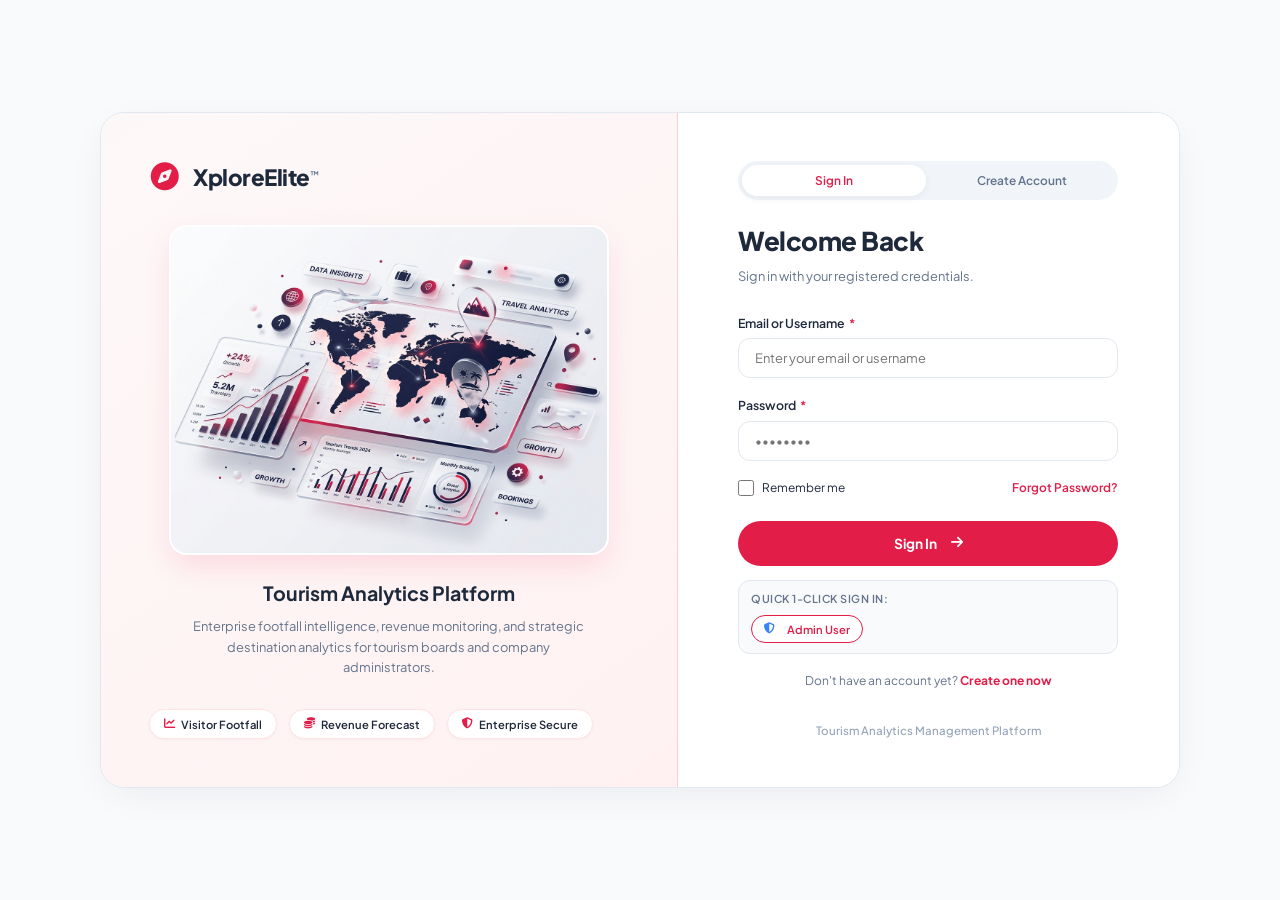
<file: index.html>
<!DOCTYPE html>
<html lang="en">
<head>
  <meta charset="UTF-8">
  <meta name="viewport" content="width=device-width, initial-scale=1.0">
  <meta http-equiv="refresh" content="0; url=templates/login.html">
  <title>XploreElite - Tourism Footfall & Revenue Analytics</title>
  <script>
    // Redirect to dashboard if authenticated session exists, otherwise to login
    if (sessionStorage.getItem('auth_token')) {
      window.location.href = "templates/dashboard.html";
    } else {
      window.location.href = "templates/login.html";
    }
  </script>
</head>
<body style="font-family: sans-serif; display: flex; align-items: center; justify-content: center; height: 100vh; margin: 0; background-color: #f8fafc;">
  <p>Redirecting to <a href="templates/login.html">XploreElite Tourism Analytics</a>...</p>
</body>
</html>
</file>
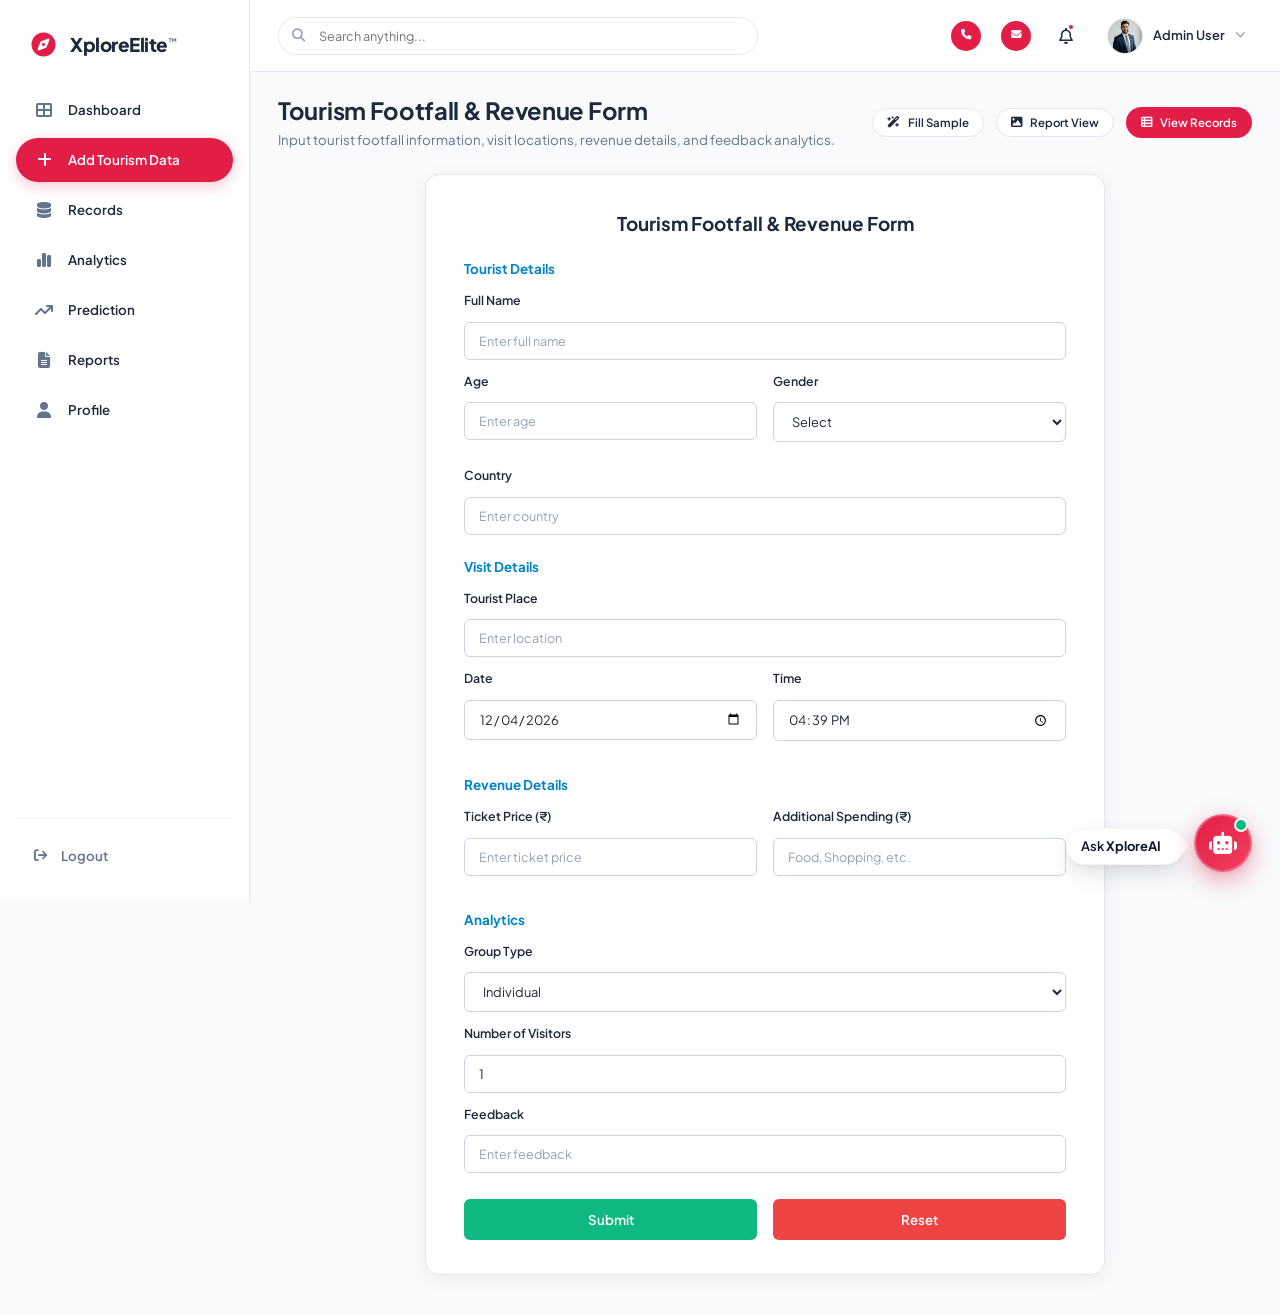
<file: templates/add-data.html>
<!DOCTYPE html>
<html lang="en">
<head>
  <link rel="icon" type="image/x-icon" href="../static/images/favicon.ico">
  <meta charset="UTF-8">
  <meta name="viewport" content="width=device-width, initial-scale=1.0">
  <title>Tourism Footfall & Revenue Form | XploreElite</title>
  <meta name="description" content="Tourism Footfall and Revenue input form for tourist records, visit analytics, and revenue management.">
  
  <!-- Font Awesome Icons -->
  <link rel="stylesheet" href="https://cdnjs.cloudflare.com/ajax/libs/font-awesome/6.4.0/css/all.min.css">
  
  <!-- Core & Page Styles -->
  <link rel="stylesheet" href="../static/css/style.css">
  <link rel="stylesheet" href="../static/css/forms.css">
  <link rel="stylesheet" href="../static/css/chatbot.css">
</head>
<body>

  <div class="app-container">
    <!-- Left Navigation Sidebar -->
    <aside class="sidebar">
      <a href="dashboard.html" class="sidebar-brand">
        <div class="brand-icon">
          <i class="fa-solid fa-compass"></i>
        </div>
        <div class="brand-name">XploreElite<sup>™</sup></div>
      </a>

      <nav class="sidebar-nav">
        <a href="dashboard.html" class="nav-item">
          <i class="fa-solid fa-table-cells-large"></i>
          <span>Dashboard</span>
        </a>
        <a href="add-data.html" class="nav-item active">
          <i class="fa-solid fa-plus"></i>
          <span>Add Tourism Data</span>
        </a>
        <a href="records.html" class="nav-item">
          <i class="fa-solid fa-database"></i>
          <span>Records</span>
        </a>
        <a href="analytics.html" class="nav-item">
          <i class="fa-solid fa-chart-simple"></i>
          <span>Analytics</span>
        </a>
        <a href="prediction.html" class="nav-item">
          <i class="fa-solid fa-arrow-trend-up"></i>
          <span>Prediction</span>
        </a>
        <a href="reports.html" class="nav-item">
          <i class="fa-solid fa-file-lines"></i>
          <span>Reports</span>
        </a>
        <a href="profile.html" class="nav-item">
          <i class="fa-solid fa-user"></i>
          <span>Profile</span>
        </a>
      </nav>

      <div class="sidebar-footer">
        <button class="nav-logout logout-trigger">
          <i class="fa-solid fa-arrow-right-from-bracket"></i>
          <span>Logout</span>
        </button>
      </div>
    </aside>

    <!-- Main Content Area -->
    <div class="main-wrapper">
      <!-- Top Navigation Header -->
      <header class="top-header">
        <div class="header-left">
          <button class="mobile-toggle" aria-label="Toggle Navigation">
            <i class="fa-solid fa-bars"></i>
          </button>
          <div class="search-box">
            <i class="fa-solid fa-magnifying-glass"></i>
            <input type="text" id="globalSearch" placeholder="Search anything..." autocomplete="off">
          </div>
        </div>

        <div class="header-right">
          <a href="tel:+919876543210" class="header-pill">
            <div class="header-pill-icon">
              <i class="fa-solid fa-phone"></i>
            </div>
            <span>+91 98765 43210</span>
          </a>

          <a href="mailto:info@xploreelite.com" class="header-pill">
            <div class="header-pill-icon">
              <i class="fa-solid fa-envelope"></i>
            </div>
            <span>info@xploreelite.com</span>
          </a>

          <button class="notification-btn" aria-label="Notifications" onclick="showToast('Notification center active.', 'info')">
            <i class="fa-regular fa-bell"></i>
            <span class="notification-badge"></span>
          </button>

          <div class="user-profile-menu">
            <img src="../static/images/admin.jpg" alt="Admin Avatar" class="user-avatar" onerror="this.src='https://images.unsplash.com/photo-1534528741775-53994a69daeb?auto=format&fit=crop&w=100&q=80'">
            <span class="user-name">Admin</span>
            <i class="fa-solid fa-chevron-down"></i>

            <div class="user-dropdown">
              <a href="profile.html"><i class="fa-regular fa-user"></i> Account Profile</a>
              <a href="reports.html"><i class="fa-regular fa-file-lines"></i> Export Reports</a>
              <hr style="border: none; border-top: 1px solid var(--border-subtle); margin: 4px 0;">
              <button class="logout-trigger"><i class="fa-solid fa-arrow-right-from-bracket"></i> Sign Out</button>
            </div>
          </div>
        </div>
      </header>

      <!-- Page Main Content Body -->
      <main class="page-container">
        <!-- Page Header -->
        <div class="page-header">
          <div class="page-title-group">
            <h1>Tourism Footfall & Revenue Form</h1>
            <p>Input tourist footfall information, visit locations, revenue details, and feedback analytics.</p>
          </div>

          <div class="page-actions">
            <button type="button" class="btn btn-secondary btn-sm" id="fillDemoBtn" title="Fill Sample Record">
              <i class="fa-solid fa-wand-magic-sparkles"></i>
              <span>Fill Sample</span>
            </button>
            <button type="button" class="btn btn-secondary btn-sm" id="toggleCanvasBtn" title="Toggle Report Canvas Style">
              <i class="fa-solid fa-image"></i>
              <span>Report View</span>
            </button>
            <a href="records.html" class="btn btn-primary btn-sm">
              <i class="fa-solid fa-table-list"></i>
              <span>View Records</span>
            </a>
          </div>
        </div>

        <!-- Form Wrapper Container -->
        <div class="fig-form-wrapper" id="formWrapperContainer">
          <!-- Card matching Fig. 2 Input Design -->
          <div class="fig-form-card" id="figFormCard">
            <!-- Form Title -->
            <h2 class="fig-form-title">Tourism Footfall & Revenue Form</h2>

            <form id="touristInputForm" novalidate autocomplete="off">
              <!-- SECTION 1: Tourist Details -->
              <div class="fig-section-title">
                <span>Tourist Details</span>
              </div>

              <!-- Full Name -->
              <div class="form-group">
                <label for="fullName" class="form-label">Full Name</label>
                <input type="text" id="fullName" class="form-control" placeholder="Enter full name" required>
                <div class="invalid-feedback" id="fullNameError">Please enter the tourist's full name.</div>
              </div>

              <!-- Age & Gender (2 columns) -->
              <div class="form-grid-2">
                <div class="form-group">
                  <label for="age" class="form-label">Age</label>
                  <input type="number" id="age" class="form-control" placeholder="Enter age" min="1" max="120" required>
                  <div class="invalid-feedback" id="ageError">Please enter a valid age.</div>
                </div>

                <div class="form-group">
                  <label for="gender" class="form-label">Gender</label>
                  <select id="gender" class="form-select" required>
                    <option value="">Select</option>
                    <option value="Male">Male</option>
                    <option value="Female">Female</option>
                    <option value="Other">Other</option>
                  </select>
                  <div class="invalid-feedback" id="genderError">Please select gender.</div>
                </div>
              </div>

              <!-- Country -->
              <div class="form-group">
                <label for="country" class="form-label">Country</label>
                <input type="text" id="country" class="form-control" placeholder="Enter country" required>
                <div class="invalid-feedback" id="countryError">Please enter tourist country.</div>
              </div>

              <!-- SECTION 2: Visit Details -->
              <div class="fig-section-title">
                <span>Visit Details</span>
              </div>

              <!-- Tourist Place -->
              <div class="form-group">
                <label for="touristPlace" class="form-label">Tourist Place</label>
                <input type="text" id="touristPlace" class="form-control" placeholder="Enter location" required>
                <div class="invalid-feedback" id="touristPlaceError">Please enter tourist destination/place.</div>
              </div>

              <!-- Date & Time (2 columns) -->
              <div class="form-grid-2">
                <div class="form-group">
                  <label for="visitDate" class="form-label">Date</label>
                  <input type="date" id="visitDate" class="form-control" required>
                  <div class="invalid-feedback" id="visitDateError">Please select visit date.</div>
                </div>

                <div class="form-group">
                  <label for="visitTime" class="form-label">Time</label>
                  <input type="time" id="visitTime" class="form-control" required>
                  <div class="invalid-feedback" id="visitTimeError">Please select visit time.</div>
                </div>
              </div>

              <!-- SECTION 3: Revenue Details -->
              <div class="fig-section-title">
                <span>Revenue Details</span>
              </div>

              <!-- Ticket Price & Additional Spending (2 columns) -->
              <div class="form-grid-2">
                <div class="form-group">
                  <label for="ticketPrice" class="form-label">Ticket Price (₹)</label>
                  <input type="number" id="ticketPrice" class="form-control" placeholder="Enter ticket price" min="0" step="any" required>
                  <div class="invalid-feedback" id="ticketPriceError">Please enter ticket price (₹).</div>
                </div>

                <div class="form-group">
                  <label for="additionalSpending" class="form-label">Additional Spending (₹)</label>
                  <input type="number" id="additionalSpending" class="form-control" placeholder="Food, Shopping, etc." min="0" step="any">
                </div>
              </div>
              <!-- SECTION 4: Analytics -->
              <div class="fig-section-title">
                <span>Analytics</span>
              </div>

              <!-- Group Type -->
              <div class="form-group">
                <label for="groupType" class="form-label">Group Type</label>
                <select id="groupType" class="form-select">
                  <option value="Individual" selected>Individual</option>
                  <option value="Family">Family</option>
                  <option value="Friends">Friends</option>
                  <option value="Group">Group</option>
                  <option value="Corporate">Corporate</option>
                </select>
              </div>

              <!-- Number of Visitors -->
              <div class="form-group">
                <label for="numberOfVisitors" class="form-label">Number of Visitors</label>
                <input type="number" id="numberOfVisitors" class="form-control" placeholder="Enter number of visitors" min="1" value="1" required>
                <div class="invalid-feedback" id="visitorsError">Please enter number of visitors (minimum 1).</div>
              </div>

              <!-- Feedback -->
              <div class="form-group">
                <label for="feedback" class="form-label">Feedback</label>
                <input type="text" id="feedback" class="form-control" placeholder="Enter feedback">
              </div>

              <!-- Buttons: Submit (Green) & Reset (Red) -->
              <div class="fig-btn-group">
                <button type="submit" class="btn-submit-green" id="submitFormBtn">
                  <span>Submit</span>
                </button>
                <button type="reset" class="btn-reset-red" id="resetFormBtn">
                  <span>Reset</span>
                </button>
              </div>
            </form>
          </div>

          <!-- Optional Report Caption (visible in Report View mode) -->
          <div class="fig-caption" id="figCaption" style="display: none;">
            Fig. 2. Input design
          </div>
        </div>
      </main>
    </div>
  </div>

  <!-- Shared App Store & Form Script -->
  <script src="../static/js/data.js"></script>
  <script>
    document.addEventListener('DOMContentLoaded', () => {
      const form = document.getElementById('touristInputForm');
      const fullNameInput = document.getElementById('fullName');
      const ageInput = document.getElementById('age');
      const genderSelect = document.getElementById('gender');
      const countryInput = document.getElementById('country');
      const touristPlaceInput = document.getElementById('touristPlace');
      const visitDateInput = document.getElementById('visitDate');
      const visitTimeInput = document.getElementById('visitTime');
      const ticketPriceInput = document.getElementById('ticketPrice');
      const additionalSpendingInput = document.getElementById('additionalSpending');
      const groupTypeSelect = document.getElementById('groupType');
      const numberOfVisitorsInput = document.getElementById('numberOfVisitors');
      const feedbackInput = document.getElementById('feedback');
      const submitBtn = document.getElementById('submitFormBtn');
      const resetBtn = document.getElementById('resetFormBtn');
      const fillDemoBtn = document.getElementById('fillDemoBtn');
      const toggleCanvasBtn = document.getElementById('toggleCanvasBtn');
      const wrapperContainer = document.getElementById('formWrapperContainer');
      const figCaption = document.getElementById('figCaption');

      // Set default Date to today and default Time to current time
      const initDateTimeDefaults = () => {
        const now = new Date();
        const yyyy = now.getFullYear();
        const mm = String(now.getMonth() + 1).padStart(2, '0');
        const dd = String(now.getDate()).padStart(2, '0');
        if (!visitDateInput.value) {
          visitDateInput.value = `${yyyy}-${mm}-${dd}`;
        }
        const hours = String(now.getHours()).padStart(2, '0');
        const minutes = String(now.getMinutes()).padStart(2, '0');
        if (!visitTimeInput.value) {
          visitTimeInput.value = `${hours}:${minutes}`;
        }
      };
      initDateTimeDefaults();

      // Reset button handler
      resetBtn.addEventListener('click', (e) => {
        // Allow standard reset, then restore clean state
        setTimeout(() => {
          form.querySelectorAll('.is-invalid').forEach(el => el.classList.remove('is-invalid'));
          initDateTimeDefaults();
          groupTypeSelect.value = 'Individual';
          numberOfVisitorsInput.value = '1';
          showToast('Form fields cleared.', 'info');
        }, 50);
      });

      // Fill Demo Sample Data handler
      fillDemoBtn.addEventListener('click', () => {
        fullNameInput.value = 'Kanishka Sharma';
        ageInput.value = '26';
        genderSelect.value = 'Female';
        countryInput.value = 'India';
        touristPlaceInput.value = 'Manali Solang Valley';
        visitDateInput.value = new Date().toISOString().split('T')[0];
        visitTimeInput.value = '10:30';
        ticketPriceInput.value = '500';
        additionalSpendingInput.value = '1450';
        groupTypeSelect.value = 'Friends';
        numberOfVisitorsInput.value = '3';
        feedbackInput.value = 'Breathtaking snowfall and pristine views!';

        form.querySelectorAll('.is-invalid').forEach(el => el.classList.remove('is-invalid'));
        showToast('Sample tourist details loaded.', 'success');
      });

      // Toggle Report Canvas Mode (Matches Fig. 2 background)
      let canvasMode = false;
      toggleCanvasBtn.addEventListener('click', () => {
        canvasMode = !canvasMode;
        if (canvasMode) {
          wrapperContainer.classList.add('report-canvas-wrapper');
          figCaption.style.display = 'block';
          toggleCanvasBtn.innerHTML = '<i class="fa-solid fa-compress"></i> <span>Normal View</span>';
          showToast('Switched to Report Canvas view (Fig. 2 representation).', 'info');
        } else {
          wrapperContainer.classList.remove('report-canvas-wrapper');
          figCaption.style.display = 'none';
          toggleCanvasBtn.innerHTML = '<i class="fa-solid fa-image"></i> <span>Report View</span>';
        }
      });

      // Form Submission
      form.addEventListener('submit', async (e) => {
        e.preventDefault();
        let isValid = true;

        // Reset inline validation classes
        form.querySelectorAll('.is-invalid').forEach(el => el.classList.remove('is-invalid'));

        // Validate Full Name
        if (!fullNameInput.value.trim()) {
          fullNameInput.classList.add('is-invalid');
          isValid = false;
        }

        // Validate Age
        const ageVal = parseInt(ageInput.value, 10);
        if (isNaN(ageVal) || ageVal <= 0 || ageVal > 120) {
          ageInput.classList.add('is-invalid');
          isValid = false;
        }

        // Validate Gender
        if (!genderSelect.value) {
          genderSelect.classList.add('is-invalid');
          isValid = false;
        }

        // Validate Country
        if (!countryInput.value.trim()) {
          countryInput.classList.add('is-invalid');
          isValid = false;
        }

        // Validate Tourist Place
        if (!touristPlaceInput.value.trim()) {
          touristPlaceInput.classList.add('is-invalid');
          isValid = false;
        }

        // Validate Visit Date
        if (!visitDateInput.value) {
          visitDateInput.classList.add('is-invalid');
          isValid = false;
        }

        // Validate Visit Time
        if (!visitTimeInput.value) {
          visitTimeInput.classList.add('is-invalid');
          isValid = false;
        }

        // Validate Ticket Price
        const ticketPriceVal = parseFloat(ticketPriceInput.value);
        if (isNaN(ticketPriceVal) || ticketPriceVal < 0) {
          ticketPriceInput.classList.add('is-invalid');
          isValid = false;
        }

        // Additional Spending (defaults to 0 if empty)
        const addSpendVal = parseFloat(additionalSpendingInput.value) || 0;

        // Validate Number of Visitors
        const visitorsVal = parseInt(numberOfVisitorsInput.value, 10);
        if (isNaN(visitorsVal) || visitorsVal < 1) {
          numberOfVisitorsInput.classList.add('is-invalid');
          isValid = false;
        }

        if (!isValid) {
          showToast('Please fill all required fields properly.', 'danger');
          return;
        }

        // Calculate total revenue
        const calculatedTotalRevenue = (ticketPriceVal * visitorsVal) + addSpendVal;

        // Construct tourist entry payload
        const entryPayload = {
          fullName: fullNameInput.value.trim(),
          age: ageVal,
          gender: genderSelect.value,
          country: countryInput.value.trim(),
          touristPlace: touristPlaceInput.value.trim(),
          location: touristPlaceInput.value.trim(),
          visitDate: visitDateInput.value,
          date: visitDateInput.value,
          visitTime: visitTimeInput.value,
          time: visitTimeInput.value,
          ticketPrice: ticketPriceVal,
          additionalSpending: addSpendVal,
          groupType: groupTypeSelect.value,
          numberOfVisitors: visitorsVal,
          visitorCount: visitorsVal,
          visitors: visitorsVal,
          feedback: feedbackInput.value.trim(),
          revenue: calculatedTotalRevenue,
          totalRevenue: calculatedTotalRevenue
        };

        // UI Saving State
        submitBtn.disabled = true;
        submitBtn.innerHTML = '<i class="fa-solid fa-spinner fa-spin"></i> <span>Submitting...</span>';

        try {
          if (typeof TourismAPI !== 'undefined' && TourismAPI.saveTouristEntry) {
            await TourismAPI.saveTouristEntry(entryPayload);
          } else {
            // LocalStorage fallback
            const entries = JSON.parse(localStorage.getItem('tourist_entries') || '[]');
            entries.unshift({ id: Date.now(), ...entryPayload });
            localStorage.setItem('tourist_entries', JSON.stringify(entries));
          }

          showToast('Tourist footfall and revenue data submitted successfully!', 'success');

          // Reset form to defaults
          form.reset();
          initDateTimeDefaults();
          groupTypeSelect.value = 'Individual';
          numberOfVisitorsInput.value = '1';

          submitBtn.disabled = false;
          submitBtn.innerHTML = '<span>Submit</span>';

          // Optional delayed redirect or alert
          setTimeout(() => {
            if (confirm('Entry submitted! Would you like to view the updated Tourism Records table now?')) {
              window.location.href = 'records.html';
            }
          }, 600);

        } catch (error) {
          submitBtn.disabled = false;
          submitBtn.innerHTML = '<span>Submit</span>';
          showToast('Submission error: ' + error.message, 'danger');
        }
      });
    });
  </script>
  <script src="../static/js/chatbot.js"></script>
</body>
</html>
</file>
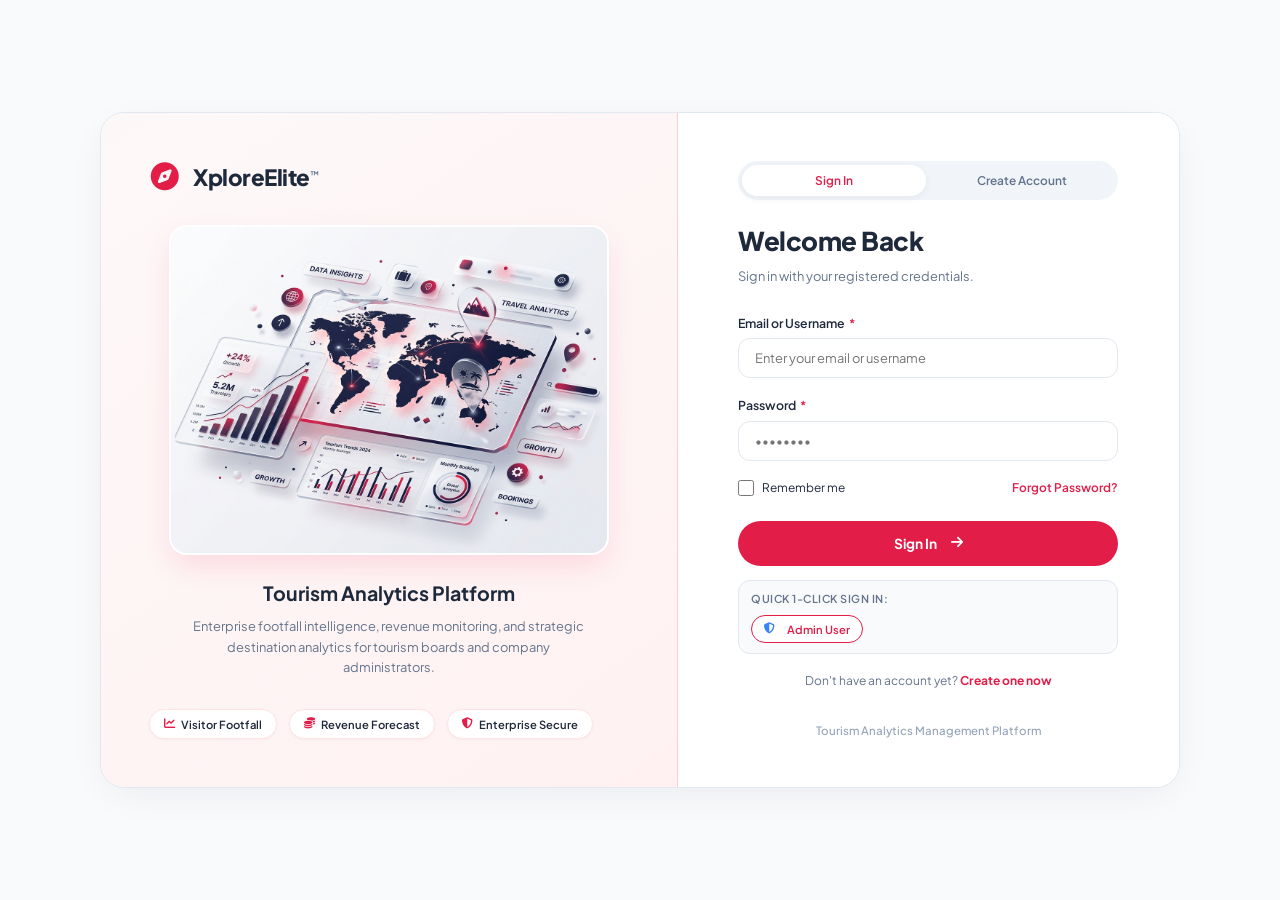
<file: templates/login.html>
<!DOCTYPE html>
<html lang="en">
<head>
  <link rel="icon" type="image/x-icon" href="../static/images/favicon.ico">
  <meta charset="UTF-8">
  <meta name="viewport" content="width=device-width, initial-scale=1.0">
  <title>Login | XploreElite - Tourism Analytics Platform</title>
  <meta name="description" content="Company/Admin Tourism Footfall and Revenue Analytics Platform. Sign in to manage tourism records, trends, and projections.">
  
  <!-- Font Awesome Icons -->
  <link rel="stylesheet" href="https://cdnjs.cloudflare.com/ajax/libs/font-awesome/6.4.0/css/all.min.css">
  
  <!-- Core Styles -->
  <link rel="stylesheet" href="../static/css/style.css">
  <link rel="stylesheet" href="../static/css/login.css">
</head>
<body class="login-page-body">

  <div class="login-container">
    <!-- Left Hero & Branding Section -->
    <div class="login-left">
      <div class="login-brand">
        <div class="brand-icon">
          <i class="fa-solid fa-compass"></i>
        </div>
        <div class="brand-name">XploreElite<sup>™</sup></div>
      </div>

      <div class="login-hero-content">
        <div class="login-hero-img-wrap">
          <img src="../static/images/login-hero.jpg" alt="Tourism Analytics Data" class="login-hero-img" id="loginHeroImg">
        </div>
        <h2>Tourism Analytics Platform</h2>
        <p>Enterprise footfall intelligence, revenue monitoring, and strategic destination analytics for tourism boards and company administrators.</p>
      </div>

      <div class="login-features">
        <div class="feature-pill"><i class="fa-solid fa-chart-line"></i> Visitor Footfall</div>
        <div class="feature-pill"><i class="fa-solid fa-coins"></i> Revenue Forecast</div>
        <div class="feature-pill"><i class="fa-solid fa-shield-halved"></i> Enterprise Secure</div>
      </div>
    </div>

    <!-- Right Login Form Card -->
    <div class="login-right">
      <div class="login-card-inner">
        <!-- Mobile Brand Header (Visible on tablets & phones when left hero is hidden) -->
        <div class="mobile-brand-header">
          <div class="brand-icon"><i class="fa-solid fa-compass"></i></div>
          <div class="brand-name">XploreElite<sup>™</sup></div>
        </div>

        <!-- Auth Tabs Switcher -->
        <div class="auth-tabs" role="tablist">
          <button type="button" class="auth-tab-btn active" id="tabSignIn">Sign In</button>
          <button type="button" class="auth-tab-btn" id="tabSignUp">Create Account</button>
        </div>

        <!-- Alert Notification Box -->
        <div id="loginAlert" class="badge" style="display: none; margin-bottom: 16px; padding: 10px 14px; width: 100%; text-align: left; font-size: 0.85rem; line-height: 1.4;">
        </div>

        <!-- Sign In Form Container -->
        <div id="signInContainer">
          <div class="login-header">
            <h1 id="authTitle">Welcome Back</h1>
            <p id="authSubtitle">Sign in with your registered credentials.</p>
          </div>

          <form id="loginForm" class="login-form" novalidate>
            <div class="form-group">
              <label for="email" class="form-label">Email or Username <span class="required">*</span></label>
              <input type="text" id="email" class="form-control" placeholder="Enter your email or username" required autocomplete="username">
              <div class="invalid-feedback">Please enter your registered email or username.</div>
            </div>

            <div class="form-group">
              <label for="password" class="form-label">Password <span class="required">*</span></label>
              <input type="password" id="password" class="form-control" placeholder="••••••••" required autocomplete="current-password">
              <div class="invalid-feedback">Please enter your account password.</div>
            </div>

            <div class="login-options">
              <label class="remember-label">
                <input type="checkbox" id="rememberMe">
                <span>Remember me</span>
              </label>
              <a href="#" class="forgot-link" id="linkForgotPassword">Forgot Password?</a>
            </div>

            <button type="submit" class="btn btn-primary btn-login-submit" id="loginBtn">
              <span>Sign In</span>
              <i class="fa-solid fa-arrow-right" style="margin-left: 6px;"></i>
            </button>

            <!-- Quick One-Click Sign In Options -->
            <div class="quick-login-pills" style="margin-top: 14px; padding: 10px 12px; background: #f8fafc; border-radius: 12px; border: 1px solid var(--border-light); display: flex; flex-direction: column; gap: 8px;">
              <span style="font-size: 0.78rem; font-weight: 600; color: var(--text-muted); text-transform: uppercase; letter-spacing: 0.5px;">Quick 1-Click Sign In:</span>
              <div style="display: flex; gap: 8px; flex-wrap: wrap;">
                <button type="button" class="btn btn-outline btn-xs" id="quickLoginAdmin" style="font-size: 0.8rem; padding: 6px 12px; border-radius: 20px; background: #fff;">
                  <i class="fa-solid fa-shield-halved" style="color: #3b82f6; margin-right: 4px;"></i> Admin User
                </button>
              </div>
            </div>

            <div class="auth-switch-prompt">
              Don't have an account yet? <a class="auth-switch-link" id="linkToRegister">Create one now</a>
            </div>
          </form>

          <!-- Inline Password Reset Box -->
          <div id="resetPasswordContainer" style="display: none; margin-top: 18px; padding: 16px; background: #eff6ff; border: 1px solid #bfdbfe; border-radius: 14px;">
            <div style="font-weight: 700; color: #1e3a8a; margin-bottom: 6px; font-size: 0.95rem;">
              <i class="fa-solid fa-key" style="margin-right: 6px;"></i> Reset Account Password
            </div>
            <p style="font-size: 0.82rem; color: #1e40af; margin-bottom: 12px;">Enter your registered email and your new password.</p>
            <div class="form-group" style="margin-bottom: 10px;">
              <input type="text" id="resetEmail" class="form-control" placeholder="Your registered email or username" style="background: #fff; font-size: 0.88rem;">
            </div>
            <div class="form-group" style="margin-bottom: 12px;">
              <input type="password" id="resetNewPassword" class="form-control" placeholder="New password (min 6 characters)" style="background: #fff; font-size: 0.88rem;">
            </div>
            <div style="display: flex; gap: 8px;">
              <button type="button" class="btn btn-primary btn-sm" id="btnSubmitReset">Update & Sign In</button>
              <button type="button" class="btn btn-outline btn-sm" id="btnCancelReset">Cancel</button>
            </div>
          </div>
        </div>

        <!-- Register Form Container -->
        <div id="registerContainer" style="display: none;">
          <div class="login-header">
            <h1>Create Account</h1>
            <p>Register as a new administrator in the database.</p>
          </div>

          <form id="registerForm" class="login-form" novalidate>
            <div class="form-group">
              <label for="regFullName" class="form-label">Full Name <span class="required">*</span></label>
              <input type="text" id="regFullName" class="form-control" placeholder="e.g. Alexander Pierce" required>
              <div class="invalid-feedback">Please enter your full name.</div>
            </div>

            <div class="form-group">
              <label for="regEmail" class="form-label">Email Address <span class="required">*</span></label>
              <input type="email" id="regEmail" class="form-control" placeholder="e.g. user@xploreelite.com" required>
              <div class="invalid-feedback">Please enter a valid email address.</div>
            </div>

            <div class="form-group">
              <label for="regPhone" class="form-label">Phone Number (Optional)</label>
              <input type="tel" id="regPhone" class="form-control" placeholder="+91 98765 43210">
            </div>

            <div class="form-group">
              <label for="regPassword" class="form-label">Password <span class="required">*</span></label>
              <input type="password" id="regPassword" class="form-control" placeholder="Min. 6 characters" minlength="6" required autocomplete="new-password">
              <div class="invalid-feedback">Password must be at least 6 characters.</div>
            </div>

            <button type="submit" class="btn btn-primary btn-login-submit" id="registerBtn">
              <span>Create Account</span>
              <i class="fa-solid fa-user-plus" style="margin-left: 6px;"></i>
            </button>

            <div class="auth-switch-prompt">
              Already have an account? <a class="auth-switch-link" id="linkToLogin">Sign In</a>
            </div>
          </form>
        </div>

        <div class="login-footer-tag">
          Tourism Analytics Management Platform
        </div>
      </div>
    </div>
  </div>

  <!-- Shared App JS -->
  <script src="../static/js/data.js"></script>
  <script src="../static/js/login.js"></script>
</body>
</html>
</file>
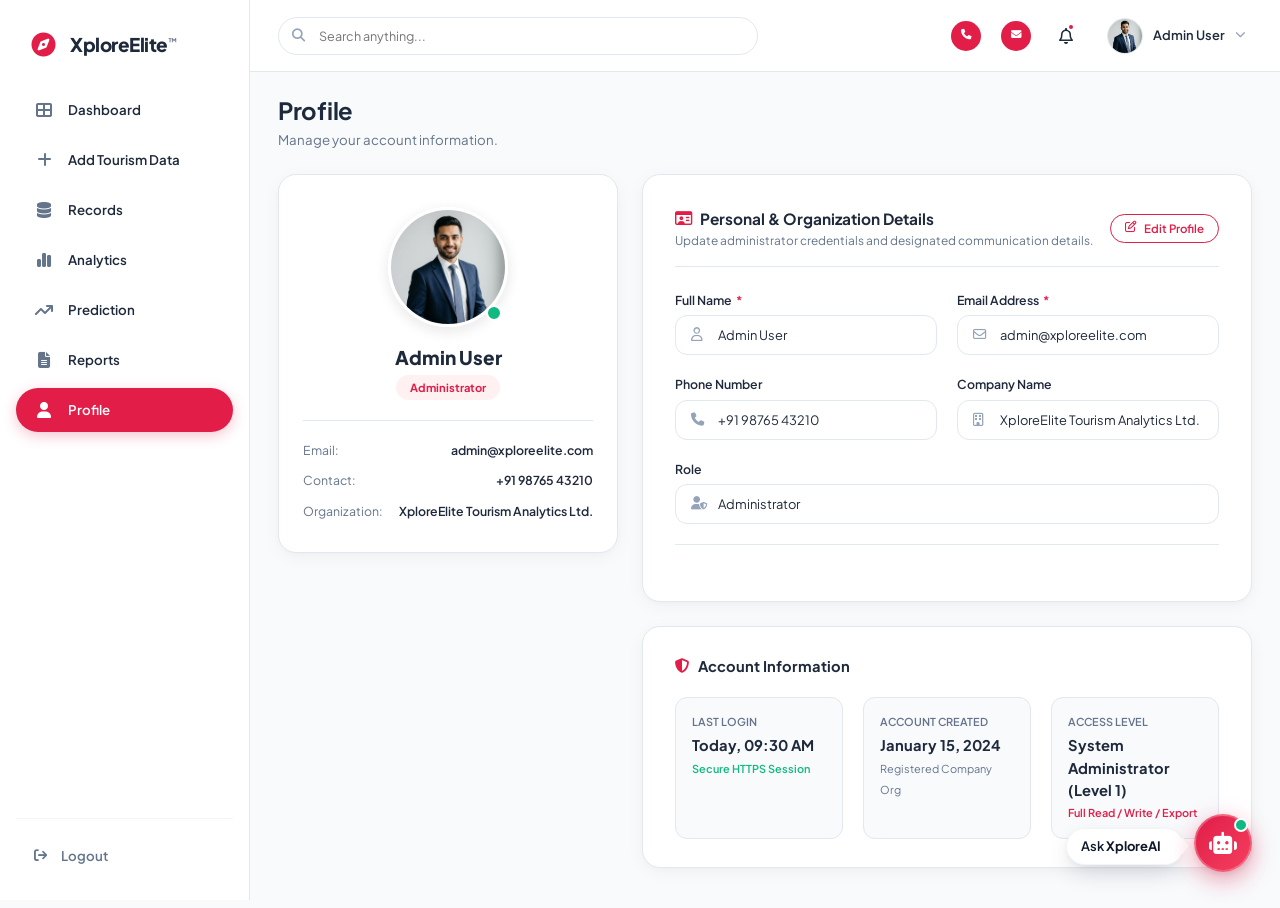
<file: templates/profile.html>
<!DOCTYPE html>
<html lang="en">
<head>
  <link rel="icon" type="image/x-icon" href="../static/images/favicon.ico">
  <meta charset="UTF-8">
  <meta name="viewport" content="width=device-width, initial-scale=1.0">
  <title>Admin Profile | XploreElite - Tourism Analytics Platform</title>
  <meta name="description" content="Manage administrator credentials, contact information, and company permissions.">
  
  <!-- Font Awesome Icons -->
  <link rel="stylesheet" href="https://cdnjs.cloudflare.com/ajax/libs/font-awesome/6.4.0/css/all.min.css">
  
  <!-- Core & Page Styles -->
  <link rel="stylesheet" href="../static/css/style.css">
  <link rel="stylesheet" href="../static/css/profile.css">
  <link rel="stylesheet" href="../static/css/forms.css">
  <link rel="stylesheet" href="../static/css/chatbot.css">
</head>
<body>

  <div class="app-container">
    <!-- Left Navigation Sidebar -->
    <aside class="sidebar">
      <a href="dashboard.html" class="sidebar-brand">
        <div class="brand-icon">
          <i class="fa-solid fa-compass"></i>
        </div>
        <div class="brand-name">XploreElite<sup>™</sup></div>
      </a>

      <nav class="sidebar-nav">
        <a href="dashboard.html" class="nav-item">
          <i class="fa-solid fa-table-cells-large"></i>
          <span>Dashboard</span>
        </a>
        <a href="add-data.html" class="nav-item">
          <i class="fa-solid fa-plus"></i>
          <span>Add Tourism Data</span>
        </a>
        <a href="records.html" class="nav-item">
          <i class="fa-solid fa-database"></i>
          <span>Records</span>
        </a>
        <a href="analytics.html" class="nav-item">
          <i class="fa-solid fa-chart-simple"></i>
          <span>Analytics</span>
        </a>
        <a href="prediction.html" class="nav-item">
          <i class="fa-solid fa-arrow-trend-up"></i>
          <span>Prediction</span>
        </a>
        <a href="reports.html" class="nav-item">
          <i class="fa-solid fa-file-lines"></i>
          <span>Reports</span>
        </a>
        <a href="profile.html" class="nav-item active">
          <i class="fa-solid fa-user"></i>
          <span>Profile</span>
        </a>
      </nav>

      <div class="sidebar-footer">
        <button class="nav-logout logout-trigger">
          <i class="fa-solid fa-arrow-right-from-bracket"></i>
          <span>Logout</span>
        </button>
      </div>
    </aside>

    <!-- Main Content Area -->
    <div class="main-wrapper">
      <!-- Top Navigation Header -->
      <header class="top-header">
        <div class="header-left">
          <button class="mobile-toggle" aria-label="Toggle Navigation">
            <i class="fa-solid fa-bars"></i>
          </button>
          <div class="search-box">
            <i class="fa-solid fa-magnifying-glass"></i>
            <input type="text" id="globalSearch" placeholder="Search anything..." autocomplete="off">
          </div>
        </div>

        <div class="header-right">
          <a href="tel:+919876543210" class="header-pill">
            <div class="header-pill-icon">
              <i class="fa-solid fa-phone"></i>
            </div>
            <span>+91 98765 43210</span>
          </a>

          <a href="mailto:info@xploreelite.com" class="header-pill">
            <div class="header-pill-icon">
              <i class="fa-solid fa-envelope"></i>
            </div>
            <span>info@xploreelite.com</span>
          </a>

          <button class="notification-btn" aria-label="Notifications" onclick="showToast('Profile security verified.', 'info')">
            <i class="fa-regular fa-bell"></i>
            <span class="notification-badge"></span>
          </button>

          <div class="user-profile-menu">
            <img src="../static/images/admin.jpg" alt="Admin Avatar" class="user-avatar" onerror="this.src='https://images.unsplash.com/photo-1534528741775-53994a69daeb?auto=format&fit=crop&w=100&q=80'">
            <span class="user-name">Admin</span>
            <i class="fa-solid fa-chevron-down"></i>

            <div class="user-dropdown">
              <a href="profile.html"><i class="fa-regular fa-user"></i> Account Profile</a>
              <a href="reports.html"><i class="fa-regular fa-file-lines"></i> Export Reports</a>
              <hr style="border: none; border-top: 1px solid var(--border-subtle); margin: 4px 0;">
              <button class="logout-trigger"><i class="fa-solid fa-arrow-right-from-bracket"></i> Sign Out</button>
            </div>
          </div>
        </div>
      </header>

      <!-- Page Main Content Body -->
      <main class="page-container">
        <!-- Page Header -->
        <div class="page-header">
          <div class="page-title-group">
            <h1>Profile</h1>
            <p>Manage your account information.</p>
          </div>
        </div>

        <div class="profile-layout-grid">
          <!-- Left Summary Card -->
          <div class="profile-card-left">
            <div class="profile-avatar-large-wrap">
              <img src="../static/images/admin.jpg" alt="Admin Avatar" class="profile-avatar-large" onerror="this.src='https://images.unsplash.com/photo-1534528741775-53994a69daeb?auto=format&fit=crop&w=100&q=80'">
              <div class="avatar-badge-online" title="Online Active"></div>
            </div>

            <div class="profile-name-display" id="profileDisplayName">Admin</div>
            <div class="profile-role-badge" id="profileDisplayRole">Administrator</div>

            <div class="profile-quick-stats">
              <div class="quick-info-row">
                <span class="quick-info-label">Email:</span>
                <span class="quick-info-val" id="profileDisplayEmail">admin@xploreelite.com</span>
              </div>
              <div class="quick-info-row">
                <span class="quick-info-label">Contact:</span>
                <span class="quick-info-val" id="profileDisplayPhone">+91 98765 43210</span>
              </div>
              <div class="quick-info-row">
                <span class="quick-info-label">Organization:</span>
                <span class="quick-info-val" id="profileDisplayCompany">XploreElite Analytics</span>
              </div>
            </div>
          </div>

          <!-- Right Column: Edit Form & Account Meta -->
          <div class="profile-card-right">
            <!-- Form Card -->
            <div class="profile-edit-card">
              <div class="card-header" style="margin-bottom: 24px; padding-bottom: 16px; border-bottom: 1px solid var(--border-light);">
                <div>
                  <div class="card-title">
                    <i class="fa-regular fa-id-card" style="color: var(--primary);"></i>
                    <span>Personal & Organization Details</span>
                  </div>
                  <div class="card-subtitle">Update administrator credentials and designated communication details.</div>
                </div>

                <div>
                  <button type="button" id="editProfileToggleBtn" class="btn btn-outline btn-sm">
                    <i class="fa-regular fa-pen-to-square"></i>
                    <span>Edit Profile</span>
                  </button>
                </div>
              </div>

              <form id="profileForm">
                <div class="form-row">
                  <div class="form-group">
                    <label class="form-label" for="profFullName">Full Name <span class="required">*</span></label>
                    <div class="input-with-icon">
                      <i class="fa-regular fa-user"></i>
                      <input type="text" id="profFullName" class="form-control" required disabled>
                    </div>
                  </div>

                  <div class="form-group">
                    <label class="form-label" for="profEmail">Email Address <span class="required">*</span></label>
                    <div class="input-with-icon">
                      <i class="fa-regular fa-envelope"></i>
                      <input type="email" id="profEmail" class="form-control" required disabled>
                    </div>
                  </div>
                </div>

                <div class="form-row">
                  <div class="form-group">
                    <label class="form-label" for="profPhone">Phone Number</label>
                    <div class="input-with-icon">
                      <i class="fa-solid fa-phone"></i>
                      <input type="text" id="profPhone" class="form-control" disabled>
                    </div>
                  </div>

                  <div class="form-group">
                    <label class="form-label" for="profCompany">Company Name</label>
                    <div class="input-with-icon">
                      <i class="fa-regular fa-building"></i>
                      <input type="text" id="profCompany" class="form-control" disabled>
                    </div>
                  </div>
                </div>

                <div class="form-group">
                  <label class="form-label" for="profRole">Role</label>
                  <div class="input-with-icon">
                    <i class="fa-solid fa-user-shield"></i>
                    <input type="text" id="profRole" class="form-control" disabled>
                  </div>
                </div>

                <div class="form-actions-group" style="margin-top: 16px;">
                  <button type="button" id="cancelProfileBtn" class="btn btn-secondary" style="display: none;">Cancel</button>
                  <button type="submit" id="saveProfileBtn" class="btn btn-primary" style="display: none;">
                    <i class="fa-solid fa-check"></i>
                    <span>Save Changes</span>
                  </button>
                </div>
              </form>
            </div>

            <!-- Additional Section: Account Information -->
            <div class="account-info-card">
              <div class="card-header" style="margin-bottom: 20px;">
                <div class="card-title" style="font-size: 1.05rem;">
                  <i class="fa-solid fa-shield-halved" style="color: var(--primary);"></i>
                  <span>Account Information</span>
                </div>
              </div>

              <div class="account-meta-grid">
                <div class="account-meta-box">
                  <div class="account-meta-label">Last Login</div>
                  <div class="account-meta-value" id="profLastLogin">Today, 09:30 AM</div>
                  <span style="font-size: 0.78rem; color: var(--success); font-weight: 600;">Secure HTTPS Session</span>
                </div>

                <div class="account-meta-box">
                  <div class="account-meta-label">Account Created</div>
                  <div class="account-meta-value" id="profCreated">January 15, 2024</div>
                  <span style="font-size: 0.78rem; color: var(--text-muted);">Registered Company Org</span>
                </div>

                <div class="account-meta-box">
                  <div class="account-meta-label">Access Level</div>
                  <div class="account-meta-value" id="profAccessLevel">System Administrator</div>
                  <span style="font-size: 0.78rem; color: var(--primary); font-weight: 600;">Full Read / Write / Export</span>
                </div>
              </div>
            </div>
          </div>
        </div>
      </main>
    </div>
  </div>

  <!-- Shared Store & Profile Controller -->
  <script src="../static/js/data.js"></script>
  <script src="../static/js/profile.js"></script>
  <script src="../static/js/chatbot.js"></script>
</body>
</html>
</file>
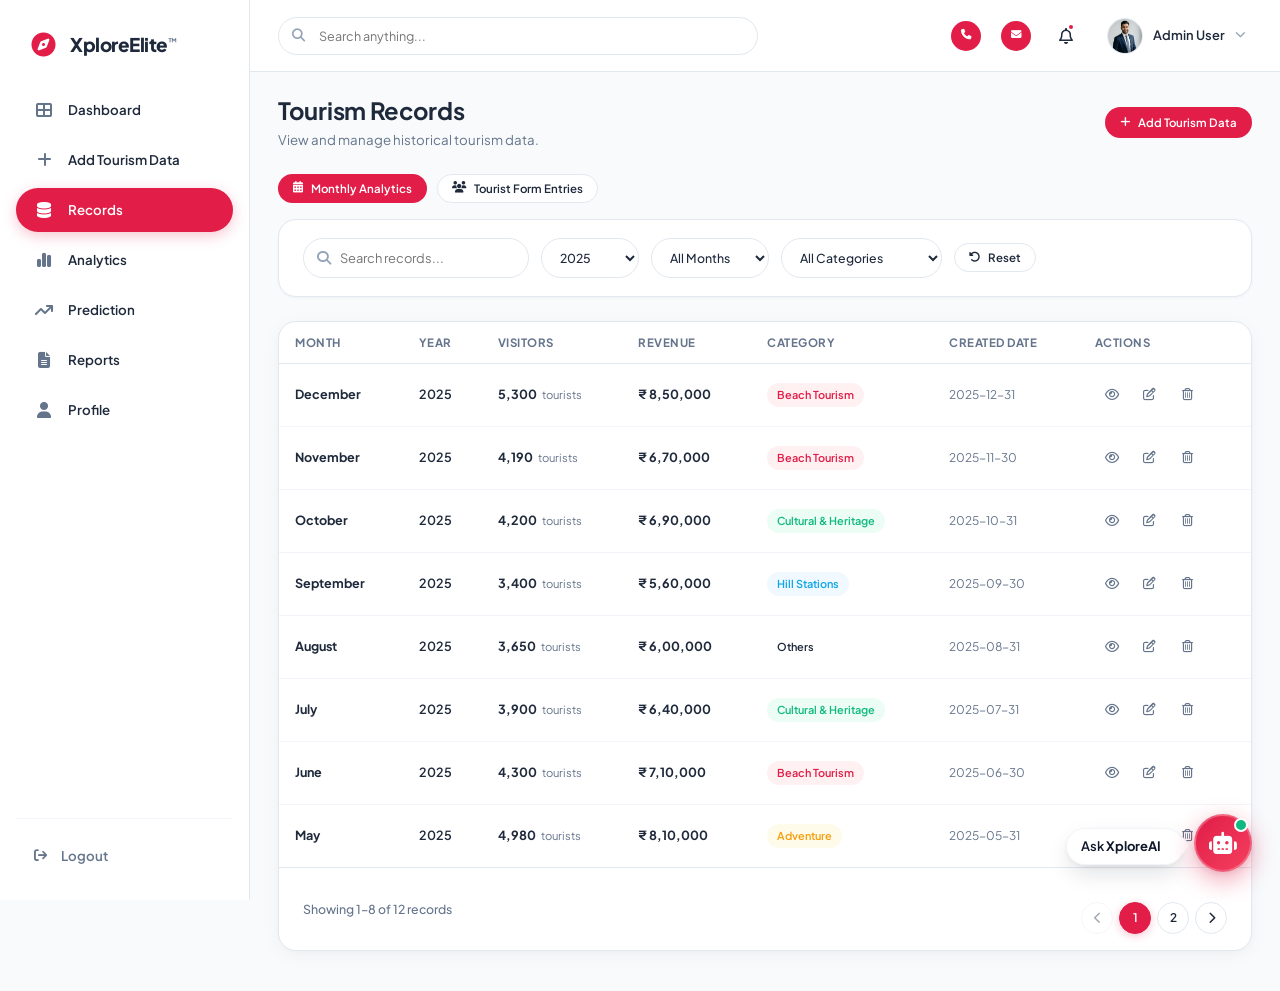
<file: templates/records.html>
<!DOCTYPE html>
<html lang="en">
<head>
  <link rel="icon" type="image/x-icon" href="../static/images/favicon.ico">
  <meta charset="UTF-8">
  <meta name="viewport" content="width=device-width, initial-scale=1.0">
  <title>Tourism Records | XploreElite - Tourism Analytics Platform</title>
  <meta name="description" content="View and manage historical tourism footfall and revenue records.">
  
  <!-- Font Awesome Icons -->
  <link rel="stylesheet" href="https://cdnjs.cloudflare.com/ajax/libs/font-awesome/6.4.0/css/all.min.css">
  
  <!-- Core & Page Styles -->
  <link rel="stylesheet" href="../static/css/style.css">
  <link rel="stylesheet" href="../static/css/records.css">
  <link rel="stylesheet" href="../static/css/forms.css">
  <link rel="stylesheet" href="../static/css/chatbot.css">
</head>
<body>

  <div class="app-container">
    <!-- Left Navigation Sidebar -->
    <aside class="sidebar">
      <a href="dashboard.html" class="sidebar-brand">
        <div class="brand-icon">
          <i class="fa-solid fa-compass"></i>
        </div>
        <div class="brand-name">XploreElite<sup>™</sup></div>
      </a>

      <nav class="sidebar-nav">
        <a href="dashboard.html" class="nav-item">
          <i class="fa-solid fa-table-cells-large"></i>
          <span>Dashboard</span>
        </a>
        <a href="add-data.html" class="nav-item">
          <i class="fa-solid fa-plus"></i>
          <span>Add Tourism Data</span>
        </a>
        <a href="records.html" class="nav-item active">
          <i class="fa-solid fa-database"></i>
          <span>Records</span>
        </a>
        <a href="analytics.html" class="nav-item">
          <i class="fa-solid fa-chart-simple"></i>
          <span>Analytics</span>
        </a>
        <a href="prediction.html" class="nav-item">
          <i class="fa-solid fa-arrow-trend-up"></i>
          <span>Prediction</span>
        </a>
        <a href="reports.html" class="nav-item">
          <i class="fa-solid fa-file-lines"></i>
          <span>Reports</span>
        </a>
        <a href="profile.html" class="nav-item">
          <i class="fa-solid fa-user"></i>
          <span>Profile</span>
        </a>
      </nav>

      <div class="sidebar-footer">
        <button class="nav-logout logout-trigger">
          <i class="fa-solid fa-arrow-right-from-bracket"></i>
          <span>Logout</span>
        </button>
      </div>
    </aside>

    <!-- Main Content Area -->
    <div class="main-wrapper">
      <!-- Top Navigation Header -->
      <header class="top-header">
        <div class="header-left">
          <button class="mobile-toggle" aria-label="Toggle Navigation">
            <i class="fa-solid fa-bars"></i>
          </button>
          <div class="search-box">
            <i class="fa-solid fa-magnifying-glass"></i>
            <input type="text" id="globalSearch" placeholder="Search anything..." autocomplete="off">
          </div>
        </div>

        <div class="header-right">
          <a href="tel:+919876543210" class="header-pill">
            <div class="header-pill-icon">
              <i class="fa-solid fa-phone"></i>
            </div>
            <span>+91 98765 43210</span>
          </a>

          <a href="mailto:info@xploreelite.com" class="header-pill">
            <div class="header-pill-icon">
              <i class="fa-solid fa-envelope"></i>
            </div>
            <span>info@xploreelite.com</span>
          </a>

          <button class="notification-btn" aria-label="Notifications" onclick="showToast('All record synchronization up to date.', 'info')">
            <i class="fa-regular fa-bell"></i>
            <span class="notification-badge"></span>
          </button>

          <div class="user-profile-menu">
            <img src="../static/images/admin.jpg" alt="Admin Avatar" class="user-avatar" onerror="this.src='https://images.unsplash.com/photo-1534528741775-53994a69daeb?auto=format&fit=crop&w=100&q=80'">
            <span class="user-name">Admin</span>
            <i class="fa-solid fa-chevron-down"></i>

            <div class="user-dropdown">
              <a href="profile.html"><i class="fa-regular fa-user"></i> Account Profile</a>
              <a href="reports.html"><i class="fa-regular fa-file-lines"></i> Export Reports</a>
              <hr style="border: none; border-top: 1px solid var(--border-subtle); margin: 4px 0;">
              <button class="logout-trigger"><i class="fa-solid fa-arrow-right-from-bracket"></i> Sign Out</button>
            </div>
          </div>
        </div>
      </header>

      <!-- Page Main Content Body -->
      <main class="page-container">
        <!-- Page Header -->
        <div class="page-header">
          <div class="page-title-group">
            <h1>Tourism Records</h1>
            <p>View and manage historical tourism data.</p>
          </div>

          <div class="page-actions">
            <a href="add-data.html" class="btn btn-primary btn-sm">
              <i class="fa-solid fa-plus"></i>
              <span>Add Tourism Data</span>
            </a>
          </div>
        </div>

        <!-- View Toggle Switch -->
        <div style="display: flex; gap: 10px; margin-bottom: 16px;">
          <button type="button" class="btn btn-primary btn-sm" id="viewMonthlyBtn">
            <i class="fa-solid fa-calendar-days"></i> <span>Monthly Analytics</span>
          </button>
          <button type="button" class="btn btn-secondary btn-sm" id="viewTouristsBtn">
            <i class="fa-solid fa-users"></i> <span>Tourist Form Entries</span>
          </button>
        </div>

        <!-- Filter Bar Card -->
        <div class="filter-bar-card" id="filterBarCard">
          <div class="filters-flex-wrap">
            <div class="filters-left">
              <!-- Search -->
              <div class="table-search-input">
                <i class="fa-solid fa-magnifying-glass"></i>
                <input type="text" id="recordSearch" class="form-control" placeholder="Search records...">
              </div>

              <!-- Year Filter -->
              <select id="yearFilter" class="filter-select">
                <option value="all">All Years</option>
                <option value="2025" selected>2025</option>
                <option value="2024">2024</option>
                <option value="2023">2023</option>
              </select>

              <!-- Month Filter -->
              <select id="monthFilter" class="filter-select">
                <option value="all">All Months</option>
                <option value="January">January</option>
                <option value="February">February</option>
                <option value="March">March</option>
                <option value="April">April</option>
                <option value="May">May</option>
                <option value="June">June</option>
                <option value="July">July</option>
                <option value="August">August</option>
                <option value="September">September</option>
                <option value="October">October</option>
                <option value="November">November</option>
                <option value="December">December</option>
              </select>

              <!-- Category Filter -->
              <select id="categoryFilter" class="filter-select">
                <option value="all">All Categories</option>
                <option value="Beach Tourism">Beach Tourism</option>
                <option value="Hill Stations">Hill Stations</option>
                <option value="Cultural & Heritage">Cultural & Heritage</option>
                <option value="Adventure">Adventure</option>
                <option value="Others">Others</option>
              </select>

              <button type="button" id="resetFiltersBtn" class="btn btn-secondary btn-sm" title="Clear Filters">
                <i class="fa-solid fa-rotate-left"></i>
                <span>Reset</span>
              </button>
            </div>
          </div>
        </div>

        <!-- Main Records Table Card -->
        <div class="records-table-card">
          <div id="tableContentWrapper">
            <div class="table-responsive">
              <table class="data-table">
                <thead>
                  <tr>
                    <th>Month</th>
                    <th>Year</th>
                    <th>Visitors</th>
                    <th>Revenue</th>
                    <th>Category</th>
                    <th>Created Date</th>
                    <th>Actions</th>
                  </tr>
                </thead>
                <tbody id="recordsTableBody">
                  <!-- Populated by records.js -->
                </tbody>
              </table>
            </div>

            <!-- Table Footer with Pagination -->
            <div class="records-footer">
              <div class="records-count-text" id="recordsCountText">
                Showing records...
              </div>

              <div class="pagination" id="recordsPagination">
                <!-- Dynamically generated -->
              </div>
            </div>
          </div>

          <!-- Empty State Container -->
          <div id="emptyState" class="empty-state" style="display: none;">
            <div class="empty-state-icon">
              <i class="fa-solid fa-folder-open"></i>
            </div>
            <div class="empty-state-title">No tourism records found.</div>
            <div class="empty-state-desc">Try modifying your search keywords or resetting active month and category filters.</div>
            <a href="add-data.html" class="btn btn-primary btn-sm">
              <i class="fa-solid fa-plus"></i>
              <span>Add New Record</span>
            </a>
          </div>
        </div>
      </main>
    </div>
  </div>

  <!-- View Record Modal -->
  <div class="modal-backdrop" id="viewRecordModal">
    <div class="modal-card">
      <div class="modal-header">
        <div class="modal-title">Tourism Record Details</div>
        <button class="modal-close" onclick="closeModals()">&times;</button>
      </div>
      <div class="modal-body">
        <div style="display: flex; justify-content: space-between; align-items: center; margin-bottom: 20px;">
          <div>
            <h3 id="viewModalMonthYear" style="font-size: 1.3rem; font-weight: 800; color: var(--text-navy);">Month Year</h3>
            <span id="viewModalCategory" class="badge">Category</span>
          </div>
        </div>

        <div class="detail-grid">
          <div class="detail-item">
            <div class="detail-label">Total Visitors</div>
            <div class="detail-val" id="viewModalVisitors">0</div>
          </div>

          <div class="detail-item">
            <div class="detail-label">Total Revenue</div>
            <div class="detail-val" id="viewModalRevenue" style="color: var(--primary);">₹ 0</div>
          </div>

          <div class="detail-item">
            <div class="detail-label">Average Spend / Tourist</div>
            <div class="detail-val" id="viewModalAvgSpend">₹ 0</div>
          </div>

          <div class="detail-item">
            <div class="detail-label">Verification Date</div>
            <div class="detail-val" id="viewModalCreated" style="font-size: 0.95rem;">-</div>
          </div>
        </div>
      </div>
      <div class="modal-footer">
        <button type="button" class="btn btn-secondary" onclick="closeModals()">Close</button>
      </div>
    </div>
  </div>

  <!-- Edit Record Modal -->
  <div class="modal-backdrop" id="editRecordModal">
    <div class="modal-card">
      <div class="modal-header">
        <div class="modal-title">Edit Tourism Record</div>
        <button class="modal-close" onclick="closeModals()">&times;</button>
      </div>
      <form id="editRecordForm" onsubmit="handleEditFormSubmit(event)">
        <div class="modal-body">
          <input type="hidden" id="editRecordId">

          <div class="form-row">
            <div class="form-group">
              <label class="form-label" for="editMonth">Month <span class="required">*</span></label>
              <select id="editMonth" class="form-select" required>
                <option value="January">January</option>
                <option value="February">February</option>
                <option value="March">March</option>
                <option value="April">April</option>
                <option value="May">May</option>
                <option value="June">June</option>
                <option value="July">July</option>
                <option value="August">August</option>
                <option value="September">September</option>
                <option value="October">October</option>
                <option value="November">November</option>
                <option value="December">December</option>
              </select>
            </div>

            <div class="form-group">
              <label class="form-label" for="editYear">Year <span class="required">*</span></label>
              <select id="editYear" class="form-select" required>
                <option value="2026">2026</option>
                <option value="2025">2025</option>
                <option value="2024">2024</option>
                <option value="2023">2023</option>
              </select>
            </div>
          </div>

          <div class="form-row">
            <div class="form-group">
              <label class="form-label" for="editVisitors">Visitors <span class="required">*</span></label>
              <input type="number" id="editVisitors" class="form-control" min="1" required>
              <div class="invalid-feedback">Enter a positive visitor count.</div>
            </div>

            <div class="form-group">
              <label class="form-label" for="editRevenue">Revenue (₹) <span class="required">*</span></label>
              <input type="number" id="editRevenue" class="form-control" min="1" required>
              <div class="invalid-feedback">Enter a valid positive revenue figure.</div>
            </div>
          </div>

          <div class="form-group">
            <label class="form-label" for="editCategory">Category</label>
            <select id="editCategory" class="form-select">
              <option value="Beach Tourism">Beach Tourism</option>
              <option value="Hill Stations">Hill Stations</option>
              <option value="Cultural & Heritage">Cultural & Heritage</option>
              <option value="Adventure">Adventure</option>
              <option value="Others">Others</option>
            </select>
          </div>
        </div>

        <div class="modal-footer">
          <button type="button" class="btn btn-secondary" onclick="closeModals()">Cancel</button>
          <button type="submit" class="btn btn-primary">Save Changes</button>
        </div>
      </form>
    </div>
  </div>

  <!-- Delete Confirmation Modal -->
  <div class="modal-backdrop" id="deleteConfirmModal">
    <div class="modal-card" style="max-width: 440px;">
      <div class="modal-header">
        <div class="modal-title" style="color: var(--danger);">
          <i class="fa-solid fa-triangle-exclamation"></i>
          <span>Confirm Record Deletion</span>
        </div>
        <button class="modal-close" onclick="closeModals()">&times;</button>
      </div>
      <div class="modal-body">
        <p style="color: var(--text-navy); font-size: 0.95rem; margin-bottom: 8px;">
          Are you sure you want to permanently delete this monthly tourism record?
        </p>
        <p style="color: var(--text-muted); font-size: 0.85rem;">
          This action will immediately update seasonal averages and dashboard metrics. This operation cannot be undone.
        </p>
      </div>
      <div class="modal-footer">
        <button type="button" class="btn btn-secondary" onclick="closeModals()">Cancel</button>
        <button type="button" class="btn btn-primary" style="background-color: var(--danger);" onclick="executeDelete()">
          <i class="fa-solid fa-trash-can"></i>
          <span>Delete Record</span>
        </button>
      </div>
    </div>
  </div>

  <!-- Shared Scripts & Records Controller -->
  <script src="../static/js/data.js"></script>
  <script src="../static/js/records.js"></script>
  <script src="../static/js/chatbot.js"></script>
</body>
</html>
</file>
<file: static/css/style.css>
/* ==========================================================================
   XploreElite Tourism Analytics - Master Design System
   ========================================================================== */

@import url('https://fonts.googleapis.com/css2?family=Plus+Jakarta+Sans:wght@400;500;600;700;800&family=Inter:wght@400;500;600;700&display=swap');

:root {
  /* Brand Crimson / Red Colors */
  --primary: #e11d48;
  --primary-hover: #be123c;
  --primary-light: #fff1f2;
  --primary-border: #fecdd3;
  --primary-gradient: linear-gradient(135deg, #e11d48 0%, #f43f5e 100%);
  --primary-glow: rgba(225, 29, 72, 0.25);

  /* Neutrals & Text */
  --text-main: #0f172a;
  --text-navy: #1e293b;
  --text-muted: #64748b;
  --text-light: #94a3b8;
  --bg-page: #f8fafc;
  --bg-card: #ffffff;
  --bg-sidebar: #ffffff;
  --border-subtle: #f1f5f9;
  --border-light: #e2e8f0;
  --border-medium: #cbd5e1;

  /* Metric Card Pastel Backgrounds & Accents */
  --pastel-red-bg: #fff1f2;
  --pastel-red-accent: #e11d48;
  --pastel-red-border: #ffe4e6;

  --pastel-green-bg: #ecfdf5;
  --pastel-green-accent: #10b981;
  --pastel-green-border: #d1fae5;

  --pastel-blue-bg: #eff6ff;
  --pastel-blue-accent: #3b82f6;
  --pastel-blue-border: #dbeafe;

  --pastel-amber-bg: #fffbeb;
  --pastel-amber-accent: #f59e0b;
  --pastel-amber-border: #fef3c7;

  /* Semantic State Colors */
  --success: #10b981;
  --success-bg: #ecfdf5;
  --warning: #f59e0b;
  --warning-bg: #fffbeb;
  --danger: #ef4444;
  --danger-bg: #fef2f2;
  --info: #0ea5e9;
  --info-bg: #f0f9ff;

  /* Dimensions & Layout */
  --sidebar-width: 250px;
  --header-height: 72px;
  --card-radius: 18px;
  --card-radius-sm: 12px;
  --pill-radius: 9999px;

  /* Shadows */
  --shadow-sm: 0 1px 3px rgba(15, 23, 42, 0.04);
  --shadow-card: 0 4px 20px -2px rgba(15, 23, 42, 0.05), 0 2px 6px -1px rgba(15, 23, 42, 0.02);
  --shadow-hover: 0 10px 25px -4px rgba(15, 23, 42, 0.08), 0 4px 10px -2px rgba(15, 23, 42, 0.03);
  --shadow-dropdown: 0 12px 30px -4px rgba(15, 23, 42, 0.12);

  /* Transitions */
  --transition-fast: 0.15s ease;
  --transition-normal: 0.25s ease;
}

/* --------------------------------------------------------------------------
   Reset & Base Styles
   -------------------------------------------------------------------------- */
*, *::before, *::after {
  box-sizing: border-box;
  margin: 0;
  padding: 0;
}

html {
  font-size: 14px;
  scroll-behavior: smooth;
  -webkit-text-size-adjust: 100%;
  overflow-x: hidden;
  max-width: 100%;
}

body {
  font-family: 'Plus Jakarta Sans', 'Inter', -apple-system, BlinkMacSystemFont, 'Segoe UI', Roboto, sans-serif;
  background-color: var(--bg-page);
  color: var(--text-main);
  line-height: 1.5;
  -webkit-font-smoothing: antialiased;
  -moz-osx-font-smoothing: grayscale;
  min-height: 100vh;
  overflow-x: hidden;
  max-width: 100%;
}

body.sidebar-open {
  overflow: hidden;
}

a {
  color: inherit;
  text-decoration: none;
}

button, input, select, textarea {
  font-family: inherit;
  font-size: inherit;
  outline: none;
}

img, svg, video, canvas, audio, iframe {
  max-width: 100%;
  height: auto;
}

/* --------------------------------------------------------------------------
   App Layout
   -------------------------------------------------------------------------- */
.app-container {
  display: flex;
  min-height: 100vh;
  width: 100%;
  position: relative;
}

/* Mobile Sidebar Backdrop */
.sidebar-backdrop {
  position: fixed;
  top: 0;
  left: 0;
  width: 100vw;
  height: 100vh;
  background-color: rgba(15, 23, 42, 0.45);
  backdrop-filter: blur(4px);
  -webkit-backdrop-filter: blur(4px);
  z-index: 150;
  opacity: 0;
  visibility: hidden;
  transition: opacity var(--transition-normal), visibility var(--transition-normal);
  pointer-events: none;
}

.sidebar-backdrop.show {
  opacity: 1;
  visibility: visible;
  pointer-events: auto;
}

/* --------------------------------------------------------------------------
   Sidebar Navigation
   -------------------------------------------------------------------------- */
.sidebar {
  width: var(--sidebar-width);
  background-color: var(--bg-sidebar);
  border-right: 1px solid var(--border-light);
  display: flex;
  flex-direction: column;
  position: fixed;
  top: 0;
  bottom: 0;
  left: 0;
  z-index: 160;
  padding: 24px 16px;
  transition: transform var(--transition-normal);
  overflow-y: auto;
  overflow-x: hidden;
  -webkit-overflow-scrolling: touch;
}

.sidebar-brand {
  display: flex;
  align-items: center;
  gap: 10px;
  padding: 4px 12px 28px 12px;
  text-decoration: none;
  position: relative;
}

.sidebar-close-btn {
  display: none;
  background: var(--bg-page);
  border: 1px solid var(--border-light);
  color: var(--text-navy);
  width: 32px;
  height: 32px;
  border-radius: 50%;
  align-items: center;
  justify-content: center;
  cursor: pointer;
  font-size: 1.1rem;
  margin-left: auto;
  transition: all var(--transition-fast);
}

.sidebar-close-btn:hover {
  background: #fee2e2;
  color: var(--danger);
}

.brand-icon {
  width: 32px;
  height: 32px;
  display: flex;
  align-items: center;
  justify-content: center;
  color: var(--primary);
  font-size: 24px;
}

.brand-name {
  font-size: 1.35rem;
  font-weight: 800;
  color: var(--text-navy);
  letter-spacing: -0.5px;
}

.brand-name span {
  color: var(--text-navy);
}

.brand-name sup {
  font-size: 0.65rem;
  font-weight: 600;
  color: var(--text-muted);
  top: -0.6em;
}

.sidebar-nav {
  display: flex;
  flex-direction: column;
  gap: 6px;
  flex: 1;
}

.nav-item {
  display: flex;
  align-items: center;
  gap: 14px;
  padding: 12px 18px;
  border-radius: var(--pill-radius);
  color: var(--text-navy);
  font-weight: 600;
  font-size: 0.95rem;
  transition: all var(--transition-fast);
}

.nav-item i {
  font-size: 1.15rem;
  width: 20px;
  text-align: center;
  color: var(--text-muted);
  transition: color var(--transition-fast);
}

.nav-item:hover {
  background-color: var(--primary-light);
  color: var(--primary);
}

.nav-item:hover i {
  color: var(--primary);
}

/* Active State matches dashboard screenshot (Red solid pill with white icon & text) */
.nav-item.active {
  background-color: var(--primary);
  color: #ffffff;
  box-shadow: 0 4px 14px var(--primary-glow);
}

.nav-item.active i {
  color: #ffffff;
}

.sidebar-footer {
  padding-top: 16px;
  border-top: 1px solid var(--border-subtle);
}

.nav-logout {
  display: flex;
  align-items: center;
  gap: 14px;
  padding: 12px 18px;
  border-radius: var(--pill-radius);
  color: var(--text-muted);
  font-weight: 600;
  font-size: 0.95rem;
  cursor: pointer;
  background: transparent;
  border: none;
  width: 100%;
  text-align: left;
  transition: all var(--transition-fast);
}

.nav-logout:hover {
  background-color: #fee2e2;
  color: var(--danger);
}

.nav-logout:hover i {
  color: var(--danger);
}

/* --------------------------------------------------------------------------
   Main Content Area & Top Header
   -------------------------------------------------------------------------- */
.main-wrapper {
  flex: 1;
  margin-left: var(--sidebar-width);
  min-width: 0;
  display: flex;
  flex-direction: column;
  min-height: 100vh;
}

.top-header {
  height: var(--header-height);
  background-color: var(--bg-card);
  border-bottom: 1px solid var(--border-light);
  display: flex;
  align-items: center;
  justify-content: space-between;
  padding: 0 28px;
  position: sticky;
  top: 0;
  z-index: 90;
  gap: 12px;
}

.header-left {
  display: flex;
  align-items: center;
  gap: 16px;
  flex: 1;
  max-width: 480px;
}

.mobile-toggle {
  display: none;
  background: none;
  border: none;
  font-size: 1.3rem;
  color: var(--text-navy);
  cursor: pointer;
  padding: 8px;
  border-radius: var(--pill-radius);
  min-width: 42px;
  min-height: 42px;
  align-items: center;
  justify-content: center;
  transition: background-color var(--transition-fast);
}

.mobile-toggle:hover {
  background-color: var(--bg-page);
}

.search-box {
  position: relative;
  width: 100%;
}

.search-box i {
  position: absolute;
  left: 14px;
  top: 50%;
  transform: translateY(-50%);
  color: var(--text-light);
  font-size: 0.95rem;
}

.search-box input {
  width: 100%;
  padding: 10px 16px 10px 40px;
  background-color: #ffffff;
  border: 1px solid var(--border-light);
  border-radius: var(--pill-radius);
  color: var(--text-navy);
  font-size: 0.9rem;
  transition: all var(--transition-fast);
}

.search-box input:focus {
  border-color: var(--primary);
  box-shadow: 0 0 0 3px var(--primary-light);
}

.header-right {
  display: flex;
  align-items: center;
  gap: 20px;
}

.header-pill {
  display: flex;
  align-items: center;
  gap: 8px;
  color: var(--text-navy);
  font-size: 0.88rem;
  font-weight: 500;
  text-decoration: none;
  transition: color var(--transition-fast);
}

.header-pill:hover {
  color: var(--primary);
}

.header-pill-icon {
  width: 30px;
  height: 30px;
  border-radius: 50%;
  background-color: var(--primary);
  color: #ffffff;
  display: flex;
  align-items: center;
  justify-content: center;
  font-size: 0.75rem;
}

.notification-btn {
  position: relative;
  background: none;
  border: none;
  color: var(--text-navy);
  font-size: 1.15rem;
  cursor: pointer;
  padding: 8px;
  border-radius: 50%;
  transition: background-color var(--transition-fast);
}

.notification-btn:hover {
  background-color: var(--bg-page);
}

.notification-badge {
  position: absolute;
  top: 6px;
  right: 6px;
  width: 8px;
  height: 8px;
  background-color: var(--primary);
  border-radius: 50%;
  border: 2px solid #ffffff;
}

.user-profile-menu {
  display: flex;
  align-items: center;
  gap: 10px;
  padding: 4px 6px;
  border-radius: var(--pill-radius);
  cursor: pointer;
  transition: background-color var(--transition-fast);
  position: relative;
}

.user-profile-menu:hover {
  background-color: var(--bg-page);
}

.user-avatar {
  width: 36px;
  height: 36px;
  border-radius: 50%;
  object-fit: cover;
  border: 1px solid var(--border-light);
}

.user-name {
  font-weight: 600;
  font-size: 0.92rem;
  color: var(--text-navy);
}

.user-profile-menu i {
  color: var(--text-light);
  font-size: 0.75rem;
}

/* User dropdown */
.user-dropdown {
  position: absolute;
  top: 110%;
  right: 0;
  width: 200px;
  background: #ffffff;
  border-radius: var(--card-radius-sm);
  border: 1px solid var(--border-light);
  box-shadow: var(--shadow-dropdown);
  padding: 8px 0;
  display: none;
  flex-direction: column;
  z-index: 110;
}

.user-dropdown.show {
  display: flex;
}

.user-dropdown a, .user-dropdown button {
  display: flex;
  align-items: center;
  gap: 10px;
  padding: 10px 16px;
  font-size: 0.88rem;
  color: var(--text-navy);
  background: none;
  border: none;
  width: 100%;
  text-align: left;
  cursor: pointer;
}

.user-dropdown a:hover, .user-dropdown button:hover {
  background-color: var(--primary-light);
  color: var(--primary);
}

/* --------------------------------------------------------------------------
   Page Header & Action Bar
   -------------------------------------------------------------------------- */
.page-container {
  padding: 24px 28px 40px 28px;
  flex: 1;
  width: 100%;
  max-width: 1600px;
  margin: 0 auto;
  box-sizing: border-box;
}

.page-header {
  display: flex;
  align-items: center;
  justify-content: space-between;
  margin-bottom: 24px;
  flex-wrap: wrap;
  gap: 16px;
}

.page-title-group h1 {
  font-size: clamp(1.25rem, 2.5vw + 0.5rem, 1.7rem);
  font-weight: 700;
  color: var(--text-navy);
  display: flex;
  align-items: center;
  gap: 10px;
  letter-spacing: -0.3px;
  line-height: 1.25;
  word-break: break-word;
}

.page-title-group h1 .greeting-icon {
  color: #f59e0b;
  font-size: 1.5rem;
}

.page-title-group p {
  color: var(--text-muted);
  font-size: 0.95rem;
  margin-top: 4px;
}

.page-actions {
  display: flex;
  align-items: center;
  gap: 12px;
  flex-wrap: wrap;
}

.date-filter-pill {
  display: inline-flex;
  align-items: center;
  gap: 8px;
  padding: 8px 16px;
  background-color: #ffffff;
  border: 1px solid var(--border-light);
  border-radius: var(--pill-radius);
  color: var(--text-navy);
  font-size: 0.88rem;
  font-weight: 600;
  cursor: pointer;
  transition: all var(--transition-fast);
}

.date-filter-pill:hover {
  border-color: var(--primary);
  color: var(--primary);
}

.date-filter-pill i {
  color: var(--text-muted);
}

/* --------------------------------------------------------------------------
   Cards System
   -------------------------------------------------------------------------- */
.card {
  background-color: var(--bg-card);
  border-radius: var(--card-radius);
  border: 1px solid var(--border-light);
  box-shadow: var(--shadow-card);
  padding: 24px;
  position: relative;
  transition: transform var(--transition-fast), box-shadow var(--transition-fast);
}

.card-header {
  display: flex;
  align-items: center;
  justify-content: space-between;
  margin-bottom: 18px;
}

.card-title {
  font-size: 1.1rem;
  font-weight: 700;
  color: var(--text-navy);
  display: flex;
  align-items: center;
  gap: 8px;
}

.card-subtitle {
  font-size: 0.85rem;
  color: var(--text-muted);
  margin-top: 2px;
}

.card-actions {
  display: flex;
  align-items: center;
  gap: 8px;
}

/* --------------------------------------------------------------------------
   Metric Cards (Matches Dashboard Visual Reference)
   -------------------------------------------------------------------------- */
.metrics-row {
  display: grid;
  grid-template-columns: repeat(4, 1fr);
  gap: 20px;
  margin-bottom: 24px;
}

.metric-card {
  border-radius: var(--card-radius);
  padding: 22px 24px;
  display: flex;
  flex-direction: column;
  gap: 14px;
  border: 1px solid transparent;
  box-shadow: var(--shadow-card);
  position: relative;
  overflow: hidden;
  transition: all var(--transition-fast);
}

.metric-card:hover {
  transform: translateY(-2px);
  box-shadow: var(--shadow-hover);
}

/* Pastel variants from reference */
.metric-card.visitors {
  background-color: var(--pastel-red-bg);
  border-color: var(--pastel-red-border);
}

.metric-card.revenue {
  background-color: var(--pastel-green-bg);
  border-color: var(--pastel-green-border);
}

.metric-card.avg-visitors {
  background-color: var(--pastel-blue-bg);
  border-color: var(--pastel-blue-border);
}

.metric-card.avg-revenue {
  background-color: var(--pastel-amber-bg);
  border-color: var(--pastel-amber-border);
}

.metric-icon-circle {
  width: 44px;
  height: 44px;
  border-radius: 50%;
  display: flex;
  align-items: center;
  justify-content: center;
  color: #ffffff;
  font-size: 1.1rem;
}

.metric-card.visitors .metric-icon-circle {
  background-color: var(--pastel-red-accent);
}

.metric-card.revenue .metric-icon-circle {
  background-color: var(--pastel-green-accent);
}

.metric-card.avg-visitors .metric-icon-circle {
  background-color: var(--pastel-blue-accent);
}

.metric-card.avg-revenue .metric-icon-circle {
  background-color: var(--pastel-amber-accent);
}

.metric-label {
  font-size: 0.9rem;
  font-weight: 600;
  color: var(--text-muted);
}

.metric-value {
  font-size: clamp(1.4rem, 2.5vw + 0.5rem, 1.85rem);
  font-weight: 800;
  color: var(--text-navy);
  letter-spacing: -0.5px;
  line-height: 1.2;
  word-break: break-word;
}

.metric-trend {
  display: flex;
  align-items: center;
  gap: 6px;
  font-size: 0.82rem;
  font-weight: 600;
}

.trend-badge {
  display: inline-flex;
  align-items: center;
  gap: 4px;
  font-weight: 700;
}

.trend-up {
  color: var(--success);
}

.trend-down {
  color: var(--danger);
}

.trend-comparison {
  color: var(--text-muted);
  font-weight: 500;
}

/* --------------------------------------------------------------------------
   Buttons System
   -------------------------------------------------------------------------- */
.btn {
  display: inline-flex;
  align-items: center;
  justify-content: center;
  gap: 8px;
  padding: 10px 20px;
  border-radius: var(--pill-radius);
  font-weight: 600;
  font-size: 0.9rem;
  cursor: pointer;
  transition: all var(--transition-fast);
  border: 1px solid transparent;
  white-space: nowrap;
}

.btn-primary {
  background-color: var(--primary);
  color: #ffffff;
}

.btn-primary:hover {
  background-color: var(--primary-hover);
  box-shadow: 0 4px 12px var(--primary-glow);
}

.btn-outline {
  background-color: transparent;
  border-color: var(--primary);
  color: var(--primary);
}

.btn-outline:hover {
  background-color: var(--primary-light);
}

.btn-secondary {
  background-color: #ffffff;
  border-color: var(--border-light);
  color: var(--text-navy);
}

.btn-secondary:hover {
  background-color: var(--bg-page);
  border-color: var(--border-medium);
}

.btn-sm {
  padding: 6px 14px;
  font-size: 0.82rem;
}

.btn-lg {
  padding: 12px 28px;
  font-size: 1rem;
}

.btn-icon {
  width: 34px;
  height: 34px;
  border-radius: 50%;
  padding: 0;
  display: inline-flex;
  align-items: center;
  justify-content: center;
  background: transparent;
  border: 1px solid transparent;
  color: var(--text-muted);
  cursor: pointer;
  transition: all var(--transition-fast);
}

.btn-icon:hover {
  background-color: var(--bg-page);
  color: var(--text-navy);
}

.btn-icon.delete:hover {
  background-color: #fee2e2;
  color: var(--danger);
}

.btn-icon.edit:hover {
  background-color: var(--primary-light);
  color: var(--primary);
}

/* Pill Toggle (Monthly / Yearly) */
.pill-group {
  display: inline-flex;
  background-color: var(--bg-page);
  padding: 3px;
  border-radius: var(--pill-radius);
  border: 1px solid var(--border-light);
}

.pill-option {
  padding: 5px 14px;
  border-radius: var(--pill-radius);
  font-size: 0.82rem;
  font-weight: 600;
  color: var(--text-muted);
  cursor: pointer;
  border: none;
  background: transparent;
  transition: all var(--transition-fast);
}

.pill-option.active {
  background-color: var(--primary);
  color: #ffffff;
  box-shadow: 0 2px 6px var(--primary-glow);
}

/* --------------------------------------------------------------------------
   Tables System
   -------------------------------------------------------------------------- */
.table-responsive {
  width: 100%;
  overflow-x: auto;
  -webkit-overflow-scrolling: touch;
  position: relative;
}

.data-table {
  width: 100%;
  min-width: 680px;
  border-collapse: separate;
  border-spacing: 0;
  text-align: left;
}

.data-table th {
  padding: 12px 16px;
  font-size: 0.82rem;
  font-weight: 700;
  color: var(--text-muted);
  text-transform: uppercase;
  letter-spacing: 0.5px;
  border-bottom: 1px solid var(--border-light);
  background-color: transparent;
}

.data-table td {
  padding: 14px 16px;
  font-size: 0.9rem;
  color: var(--text-navy);
  border-bottom: 1px solid var(--border-subtle);
  vertical-align: middle;
  transition: background-color var(--transition-fast);
}

.data-table tbody tr:hover td {
  background-color: #f8fafc;
}

.data-table tbody tr:last-child td {
  border-bottom: none;
}

/* Badges */
.badge {
  display: inline-flex;
  align-items: center;
  gap: 5px;
  padding: 4px 10px;
  border-radius: var(--pill-radius);
  font-size: 0.78rem;
  font-weight: 600;
}

.badge-primary {
  background-color: var(--primary-light);
  color: var(--primary);
}

.badge-success {
  background-color: var(--success-bg);
  color: var(--success);
}

.badge-info {
  background-color: var(--info-bg);
  color: var(--info);
}

.badge-warning {
  background-color: var(--warning-bg);
  color: var(--warning);
}

.badge-danger {
  background-color: #fee2e2;
  color: #b91c1c;
  border: 1px solid #fca5a5;
}

/* --------------------------------------------------------------------------
   Pagination
   -------------------------------------------------------------------------- */
.pagination {
  display: flex;
  align-items: center;
  justify-content: center;
  gap: 6px;
  margin-top: 18px;
}

.page-btn {
  width: 32px;
  height: 32px;
  display: flex;
  align-items: center;
  justify-content: center;
  border-radius: var(--pill-radius);
  border: 1px solid var(--border-light);
  background-color: #ffffff;
  color: var(--text-navy);
  font-size: 0.85rem;
  font-weight: 600;
  cursor: pointer;
  transition: all var(--transition-fast);
}

.page-btn:hover:not(:disabled) {
  border-color: var(--primary);
  color: var(--primary);
}

.page-btn.active {
  background-color: var(--primary);
  color: #ffffff;
  border-color: var(--primary);
  box-shadow: 0 2px 8px var(--primary-glow);
}

.page-btn:disabled {
  opacity: 0.4;
  cursor: not-allowed;
}

/* --------------------------------------------------------------------------
   Form Elements
   -------------------------------------------------------------------------- */
.form-group {
  margin-bottom: 20px;
  display: flex;
  flex-direction: column;
  gap: 6px;
}

.form-label {
  font-size: 0.88rem;
  font-weight: 600;
  color: var(--text-navy);
  display: flex;
  align-items: center;
  gap: 4px;
}

.form-label .required {
  color: var(--primary);
}

.form-control, .form-select {
  width: 100%;
  padding: 11px 16px;
  border-radius: var(--card-radius-sm);
  border: 1px solid var(--border-light);
  background-color: #ffffff;
  color: var(--text-navy);
  font-size: 0.92rem;
  transition: all var(--transition-fast);
}

.form-control:focus, .form-select:focus {
  border-color: var(--primary);
  box-shadow: 0 0 0 3px var(--primary-light);
}

.form-control.is-invalid, .form-select.is-invalid {
  border-color: var(--danger);
  box-shadow: 0 0 0 3px #fee2e2;
}

.invalid-feedback {
  font-size: 0.8rem;
  color: var(--danger);
  font-weight: 500;
  margin-top: 3px;
  display: none;
}

.form-control.is-invalid ~ .invalid-feedback,
.form-select.is-invalid ~ .invalid-feedback {
  display: block;
}

.form-helper {
  font-size: 0.8rem;
  color: var(--text-muted);
}

/* --------------------------------------------------------------------------
   AI Insight Banner (Bottom of Dashboard)
   -------------------------------------------------------------------------- */
.insight-banner {
  background-color: #ffffff;
  border-radius: var(--card-radius);
  border: 1px solid var(--border-light);
  box-shadow: var(--shadow-card);
  padding: 18px 24px;
  display: flex;
  align-items: center;
  justify-content: space-between;
  gap: 20px;
  margin-top: 24px;
}

.insight-content {
  display: flex;
  align-items: center;
  gap: 16px;
}

.insight-icon {
  width: 44px;
  height: 44px;
  border-radius: 12px;
  background-color: var(--primary);
  color: #ffffff;
  display: flex;
  align-items: center;
  justify-content: center;
  font-size: 1.2rem;
  flex-shrink: 0;
  box-shadow: 0 4px 12px var(--primary-glow);
}

.insight-title {
  font-weight: 700;
  color: var(--primary);
  font-size: 0.95rem;
  margin-bottom: 2px;
}

.insight-text {
  font-size: 0.9rem;
  color: var(--text-navy);
}

/* --------------------------------------------------------------------------
   Modal Component
   -------------------------------------------------------------------------- */
.modal-backdrop {
  position: fixed;
  top: 0;
  left: 0;
  width: 100%;
  height: 100%;
  background: rgba(15, 23, 42, 0.45);
  backdrop-filter: blur(4px);
  z-index: 200;
  display: none;
  align-items: center;
  justify-content: center;
  padding: 20px;
}

.modal-backdrop.show {
  display: flex;
  animation: fadeIn 0.2s ease-out forwards;
}

.modal-card {
  background: #ffffff;
  border-radius: var(--card-radius);
  box-shadow: var(--shadow-dropdown);
  width: 100%;
  max-width: 520px;
  border: 1px solid var(--border-light);
  overflow: hidden;
  animation: slideUp 0.25s ease-out forwards;
}

.modal-header {
  padding: 20px 24px;
  border-bottom: 1px solid var(--border-light);
  display: flex;
  align-items: center;
  justify-content: space-between;
}

.modal-title {
  font-size: 1.15rem;
  font-weight: 700;
  color: var(--text-navy);
}

.modal-close {
  background: none;
  border: none;
  font-size: 1.2rem;
  color: var(--text-muted);
  cursor: pointer;
  padding: 4px;
  border-radius: 50%;
  line-height: 1;
}

.modal-close:hover {
  color: var(--text-navy);
}

.modal-body {
  padding: 24px;
  max-height: calc(85vh - 140px);
  overflow-y: auto;
}

.modal-footer {
  padding: 16px 24px;
  border-top: 1px solid var(--border-light);
  background-color: var(--bg-page);
  display: flex;
  align-items: center;
  justify-content: flex-end;
  gap: 12px;
}

/* --------------------------------------------------------------------------
   Toast Notifications
   -------------------------------------------------------------------------- */
.toast-container {
  position: fixed;
  bottom: 24px;
  right: 24px;
  z-index: 300;
  display: flex;
  flex-direction: column;
  gap: 10px;
  pointer-events: none;
}

.toast {
  background-color: #ffffff;
  border-radius: var(--card-radius-sm);
  padding: 14px 18px;
  box-shadow: var(--shadow-dropdown);
  border: 1px solid var(--border-light);
  display: flex;
  align-items: center;
  gap: 12px;
  min-width: 300px;
  max-width: 420px;
  pointer-events: auto;
  animation: slideInRight 0.25s ease-out forwards;
}

.toast.toast-success {
  border-left: 4px solid var(--success);
}

.toast.toast-success .toast-icon {
  color: var(--success);
}

.toast.toast-danger {
  border-left: 4px solid var(--danger);
}

.toast.toast-danger .toast-icon {
  color: var(--danger);
}

.toast.toast-info {
  border-left: 4px solid var(--primary);
}

.toast.toast-info .toast-icon {
  color: var(--primary);
}

.toast-message {
  flex: 1;
  font-size: 0.9rem;
  font-weight: 600;
  color: var(--text-navy);
}

.toast-close {
  background: none;
  border: none;
  color: var(--text-light);
  cursor: pointer;
}

/* --------------------------------------------------------------------------
   Animations
   -------------------------------------------------------------------------- */
@keyframes fadeIn {
  from { opacity: 0; }
  to { opacity: 1; }
}

@keyframes slideUp {
  from {
    opacity: 0;
    transform: translateY(20px);
  }
  to {
    opacity: 1;
    transform: translateY(0);
  }
}

@keyframes slideInRight {
  from {
    opacity: 0;
    transform: translateX(40px);
  }
  to {
    opacity: 1;
    transform: translateX(0);
  }
}

/* --------------------------------------------------------------------------
   Responsive Breakpoints System
   Supports: 320px, 375px, 480px, 768px, 1024px, 1280px, 1440px+
   -------------------------------------------------------------------------- */

/* 1. Large Screens & Ultra-Wide (1440px and above) */
@media (min-width: 1440px) {
  .page-container {
    max-width: 1680px;
    padding: 28px 36px 48px 36px;
  }
}

/* 2. Laptops & Small Desktops (1024px to 1439px) */
@media (max-width: 1280px) {
  .metrics-row {
    grid-template-columns: repeat(4, 1fr);
    gap: 16px;
  }

  .header-pill span {
    display: none;
  }

  .header-pill {
    padding: 0;
  }
}

/* 3. Tablets (<= 1024px: 1024px, 912px, 820px, 768px) - Full Off-canvas Hamburger Experience */
@media (max-width: 1024px) {
  :root {
    --header-height: 64px;
  }

  .sidebar {
    position: fixed;
    top: 0;
    bottom: 0;
    left: 0;
    width: min(290px, 84vw);
    transform: translateX(-100%);
    z-index: 200;
    box-shadow: none;
    transition: transform var(--transition-normal);
  }

  .sidebar.open {
    transform: translateX(0);
    box-shadow: 0 10px 40px rgba(15, 23, 42, 0.28);
  }

  .sidebar-close-btn {
    display: flex;
  }

  .main-wrapper {
    margin-left: 0 !important;
    width: 100%;
    min-width: 0;
  }

  .mobile-toggle {
    display: flex;
  }

  .header-pill {
    display: none;
  }

  .top-header {
    height: var(--header-height);
    padding: 0 18px;
    gap: 12px;
  }

  .page-container {
    padding: 20px 18px 32px 18px;
  }

  /* Tablet Dashboard: 2x2 Metric Cards */
  .metrics-row {
    grid-template-columns: repeat(2, 1fr);
    gap: 16px;
  }
}

/* 4. Medium & Small Tablets / Large Phones (<= 768px) */
@media (max-width: 768px) {
  .top-header {
    height: 58px;
    padding: 0 14px;
    gap: 8px;
  }

  .header-left {
    gap: 8px;
    max-width: 100%;
    flex: 1;
    min-width: 0;
  }

  .search-box {
    max-width: 200px;
    min-width: 0;
  }

  .header-right {
    gap: 8px;
    flex-shrink: 0;
  }

  .user-profile-menu .user-name,
  .user-profile-menu i {
    display: none;
  }

  .user-profile-menu {
    padding: 2px;
  }

  .page-container {
    padding: 16px 14px 28px 14px;
  }

  .page-header {
    flex-direction: column;
    align-items: flex-start;
    gap: 12px;
    margin-bottom: 20px;
  }

  .page-actions {
    width: 100%;
    display: flex;
    flex-wrap: wrap;
    gap: 8px;
  }

  .page-actions .btn {
    flex: 1 1 auto;
    min-width: 130px;
  }

  /* Mobile Dashboard: Stacked 1 Column */
  .metrics-row {
    grid-template-columns: 1fr;
    gap: 14px;
  }

  .metric-card {
    padding: 18px 20px;
  }

  .insight-banner {
    flex-direction: column;
    align-items: flex-start;
    gap: 14px;
    padding: 16px 18px;
  }

  .modal-backdrop {
    padding: 12px;
  }

  .modal-card {
    width: 100%;
    max-height: 92vh;
  }

  .modal-header {
    padding: 16px 18px;
  }

  .modal-body {
    padding: 18px;
    max-height: calc(90vh - 120px);
  }

  .modal-footer {
    padding: 12px 18px;
    flex-wrap: wrap;
    gap: 8px;
  }

  .toast-container {
    left: 14px;
    right: 14px;
    bottom: 14px;
  }

  .toast {
    min-width: 0;
    max-width: 100%;
    width: 100%;
  }
}

/* 5. Mobile Phones (<= 576px) */
@media (max-width: 576px) {
  .page-container {
    padding: 14px 12px 26px 12px;
  }

  .search-box {
    max-width: 150px;
  }

  .search-box input {
    font-size: 0.85rem;
    padding: 8px 12px 8px 34px;
    height: 38px;
  }

  .search-box i {
    left: 12px;
    font-size: 0.85rem;
  }

  .metric-card {
    padding: 16px;
  }

  .card {
    padding: 18px 16px;
  }

  .card-header {
    flex-direction: column;
    align-items: flex-start;
    gap: 8px;
  }

  .page-actions .btn {
    width: 100%;
  }

  .btn {
    padding: 9px 16px;
    font-size: 0.88rem;
    min-height: 42px;
  }

  .form-control,
  .form-select,
  select,
  input[type="text"],
  input[type="email"],
  input[type="password"] {
    font-size: 16px; /* Prevents auto-zoom on mobile Safari */
    min-height: 44px;
  }
}

/* 6. Small Mobile Phones (<= 480px, including 430px, 390px, 375px) */
@media (max-width: 480px) {
  .page-container {
    padding: 12px 10px 24px 10px;
  }

  .top-header {
    padding: 0 10px;
  }

  .search-box {
    max-width: 130px;
  }

  .page-title-group h1 {
    font-size: 1.3rem;
  }

  .metric-value {
    font-size: 1.45rem;
  }

  .notification-btn {
    padding: 6px;
  }

  .user-avatar {
    width: 32px;
    height: 32px;
  }
}

/* 7. Ultra-Compact Mobile Screens (<= 375px down to 320px) */
@media (max-width: 375px) {
  .page-container {
    padding: 10px 8px 20px 8px;
  }

  .search-box {
    max-width: 105px;
  }

  .search-box input {
    font-size: 0.78rem;
    padding-left: 28px;
  }

  .search-box i {
    left: 8px;
    font-size: 0.78rem;
  }

  .page-title-group h1 {
    font-size: 1.2rem;
  }

  .metric-value {
    font-size: 1.35rem;
  }
}

/* 7. Mobile Landscape Orientation */
@media (max-height: 520px) and (orientation: landscape) {
  .top-header {
    height: 50px;
  }

  .sidebar {
    padding: 12px 10px;
  }

  .sidebar-brand {
    padding: 2px 8px 10px 8px;
  }

  .nav-item {
    padding: 8px 12px;
    font-size: 0.85rem;
  }

  .nav-logout {
    padding: 8px 12px;
    font-size: 0.85rem;
  }

  .modal-card {
    max-height: 96vh;
  }

  .modal-body {
    max-height: calc(96vh - 90px);
  }
}
</file>
<file: static/css/forms.css>
/* ==========================================================================
   Forms & Data Entry Styles - XploreElite & Fig. 2 Input Design
   ========================================================================== */

.form-layout-grid {
  display: grid;
  grid-template-columns: 1.4fr 0.8fr;
  gap: 24px;
  align-items: start;
}

.form-card {
  padding: 32px;
}

.form-row {
  display: grid;
  grid-template-columns: 1fr 1fr;
  gap: 20px;
}

.input-with-icon {
  position: relative;
}

.input-with-icon i {
  position: absolute;
  left: 16px;
  top: 50%;
  transform: translateY(-50%);
  color: var(--text-light);
  font-size: 0.95rem;
  pointer-events: none;
}

.input-with-icon .form-control,
.input-with-icon .form-select {
  padding-left: 42px;
}

.form-actions-group {
  display: flex;
  align-items: center;
  justify-content: flex-end;
  gap: 14px;
  margin-top: 32px;
  padding-top: 24px;
  border-top: 1px solid var(--border-light);
}

.guidelines-card {
  background: #ffffff;
  border-radius: var(--card-radius);
  border: 1px solid var(--border-light);
  box-shadow: var(--shadow-card);
  padding: 24px;
}

.guideline-item {
  display: flex;
  align-items: flex-start;
  gap: 12px;
  margin-bottom: 16px;
}

.guideline-icon {
  width: 32px;
  height: 32px;
  border-radius: 50%;
  background-color: var(--primary-light);
  color: var(--primary);
  display: flex;
  align-items: center;
  justify-content: center;
  font-size: 0.85rem;
  flex-shrink: 0;
  margin-top: 2px;
}

.guideline-title {
  font-weight: 700;
  font-size: 0.9rem;
  color: var(--text-navy);
}

.guideline-desc {
  font-size: 0.84rem;
  color: var(--text-muted);
  line-height: 1.5;
  margin-top: 2px;
}

/* ==========================================================================
   Fig. 2 Input Design - Tourism Footfall & Revenue Form
   ========================================================================== */
.fig-form-wrapper {
  display: flex;
  flex-direction: column;
  align-items: center;
  justify-content: center;
  width: 100%;
}

.fig-form-card {
  background: #ffffff;
  border-radius: 14px;
  border: 1px solid #e2e8f0;
  box-shadow: 0 4px 20px rgba(0, 0, 0, 0.06);
  padding: 34px 38px;
  width: 100%;
  max-width: 680px;
  margin: 0 auto;
}

.fig-form-title {
  text-align: center;
  font-size: 1.35rem;
  font-weight: 700;
  color: #1e293b;
  margin-top: 0;
  margin-bottom: 22px;
}

.fig-section-title {
  color: #0284c7; /* Clean cyan / teal matching Fig. 2 */
  font-size: 0.96rem;
  font-weight: 700;
  margin-top: 22px;
  margin-bottom: 12px;
  display: flex;
  align-items: center;
  gap: 8px;
}

.fig-section-title i {
  font-size: 0.88rem;
  color: #0284c7;
}

.form-grid-2 {
  display: grid;
  grid-template-columns: 1fr 1fr;
  gap: 16px;
  margin-bottom: 12px;
}

.fig-form-card .form-group {
  margin-bottom: 12px;
  display: flex;
  flex-direction: column;
}

.fig-form-card .form-label {
  font-size: 0.88rem;
  font-weight: 600;
  color: #1e293b;
  margin-bottom: 6px;
  display: block;
}

.fig-form-card .form-control,
.fig-form-card .form-select {
  border: 1px solid #cbd5e1;
  border-radius: 6px;
  padding: 10px 14px;
  font-size: 0.92rem;
  color: #1e293b;
  background-color: #ffffff;
  width: 100%;
  box-sizing: border-box;
  font-family: inherit;
  transition: border-color 0.15s ease, box-shadow 0.15s ease;
}

.fig-form-card .form-control:focus,
.fig-form-card .form-select:focus {
  border-color: #0284c7;
  outline: none;
  box-shadow: 0 0 0 3px rgba(2, 132, 199, 0.15);
}

.fig-form-card .form-control::placeholder {
  color: #94a3b8;
  font-size: 0.9rem;
}

.fig-btn-group {
  display: flex;
  gap: 16px;
  margin-top: 26px;
}

.btn-submit-green {
  flex: 1;
  background-color: #10b981;
  color: #ffffff;
  border: none;
  border-radius: 6px;
  padding: 12px 24px;
  font-size: 0.95rem;
  font-weight: 600;
  cursor: pointer;
  display: inline-flex;
  align-items: center;
  justify-content: center;
  gap: 8px;
  transition: background-color 0.2s ease, transform 0.1s ease;
}

.btn-submit-green:hover {
  background-color: #059669;
}

.btn-submit-green:active {
  transform: scale(0.99);
}

.btn-reset-red {
  flex: 1;
  background-color: #ef4444;
  color: #ffffff;
  border: none;
  border-radius: 6px;
  padding: 12px 24px;
  font-size: 0.95rem;
  font-weight: 600;
  cursor: pointer;
  display: inline-flex;
  align-items: center;
  justify-content: center;
  gap: 8px;
  transition: background-color 0.2s ease, transform 0.1s ease;
}

.btn-reset-red:hover {
  background-color: #dc2626;
}

.btn-reset-red:active {
  transform: scale(0.99);
}

/* Report Canvas Backdrop (Fig. 2 representation) */
.report-canvas-wrapper {
  padding: 40px 24px;
  background: linear-gradient(135deg, #a7f3d0 0%, #e0f2fe 50%, #bae6fd 100%);
  border-radius: 16px;
  margin: 16px 0 24px 0;
  display: flex;
  flex-direction: column;
  align-items: center;
  box-shadow: inset 0 2px 8px rgba(0, 0, 0, 0.04);
  width: 100%;
  box-sizing: border-box;
}

.fig-caption {
  margin-top: 20px;
  font-size: 0.95rem;
  font-weight: 600;
  color: #334155;
  text-align: center;
}

/* --------------------------------------------------------------------------
   Responsive Breakpoints - Forms & Data Entry
   -------------------------------------------------------------------------- */
@media (max-width: 1024px) {
  .form-layout-grid {
    grid-template-columns: 1fr;
    gap: 20px;
  }

  .form-card,
  .fig-form-card {
    padding: 24px;
  }
}

@media (max-width: 768px) {
  .form-row,
  .form-grid-2 {
    grid-template-columns: 1fr;
    gap: 12px;
  }

  .fig-form-card {
    padding: 20px 16px;
  }

  .report-canvas-wrapper {
    padding: 20px 12px;
  }

  .fig-btn-group {
    flex-direction: column;
    gap: 10px;
  }

  .btn-submit-green,
  .btn-reset-red {
    width: 100%;
    min-height: 44px;
  }
}

@media (max-width: 480px) {
  .fig-form-card {
    padding: 16px 12px;
  }
}
</file>
<file: static/css/chatbot.css>
/* ==========================================================================
   XploreElite Tourism Analytics - Floating Chatbot Styles
   ========================================================================== */

/* 1. Floating Trigger Button */
.xplore-chat-trigger {
  position: fixed;
  bottom: 28px;
  right: 28px;
  width: 58px;
  height: 58px;
  border-radius: 50%;
  background: linear-gradient(135deg, #e11d48 0%, #f43f5e 100%);
  color: #ffffff;
  display: flex;
  align-items: center;
  justify-content: center;
  box-shadow: 0 8px 24px rgba(225, 29, 72, 0.4), 0 2px 6px rgba(0, 0, 0, 0.08);
  cursor: pointer;
  z-index: 99999;
  border: 2px solid rgba(255, 255, 255, 0.25);
  transition: transform 0.25s cubic-bezier(0.34, 1.56, 0.64, 1), box-shadow 0.25s ease;
  outline: none;
  user-select: none;
}

.xplore-chat-trigger:hover {
  transform: translateY(-3px) scale(1.06);
  box-shadow: 0 12px 30px rgba(225, 29, 72, 0.5), 0 4px 10px rgba(0, 0, 0, 0.12);
}

.xplore-chat-trigger:active {
  transform: translateY(0) scale(0.96);
}

.xplore-chat-trigger .chat-trigger-icon {
  font-size: 22px;
  transition: transform 0.3s cubic-bezier(0.34, 1.56, 0.64, 1);
  display: flex;
  align-items: center;
  justify-content: center;
}

.xplore-chat-trigger.active .chat-trigger-icon {
  transform: rotate(90deg);
}

/* Online Pulse Indicator */
.xplore-chat-pulse {
  position: absolute;
  top: 2px;
  right: 2px;
  width: 14px;
  height: 14px;
  background-color: #10b981;
  border: 2.5px solid #ffffff;
  border-radius: 50%;
  box-shadow: 0 0 0 rgba(16, 185, 129, 0.5);
  animation: xplorePulse 2s infinite;
}

@keyframes xplorePulse {
  0% {
    box-shadow: 0 0 0 0 rgba(16, 185, 129, 0.7);
  }
  70% {
    box-shadow: 0 0 0 8px rgba(16, 185, 129, 0);
  }
  100% {
    box-shadow: 0 0 0 0 rgba(16, 185, 129, 0);
  }
}

/* Floating Greeting Tooltip Bubble */
.xplore-chat-tooltip {
  position: fixed;
  bottom: 35px;
  right: 96px;
  background: #ffffff;
  color: #0f172a;
  padding: 8px 14px;
  border-radius: 20px;
  font-family: 'Plus Jakarta Sans', -apple-system, BlinkMacSystemFont, sans-serif;
  font-size: 13px;
  font-weight: 600;
  box-shadow: 0 10px 25px -4px rgba(15, 23, 42, 0.15), 0 2px 6px rgba(15, 23, 42, 0.05);
  border: 1px solid #f1f5f9;
  display: flex;
  align-items: center;
  gap: 8px;
  z-index: 99998;
  cursor: pointer;
  white-space: nowrap;
  animation: xploreTooltipFade 0.4s cubic-bezier(0.16, 1, 0.3, 1);
  transition: opacity 0.3s ease, transform 0.3s ease;
}

.xplore-chat-tooltip::after {
  content: '';
  position: absolute;
  right: -6px;
  top: 50%;
  transform: translateY(-50%) rotate(45deg);
  width: 12px;
  height: 12px;
  background: #ffffff;
  border-right: 1px solid #f1f5f9;
  border-top: 1px solid #f1f5f9;
}

.xplore-chat-tooltip:hover {
  transform: translateX(-3px);
  background: #fff1f2;
}

.xplore-chat-tooltip.hide {
  opacity: 0;
  pointer-events: none;
  transform: translateX(10px);
}

@keyframes xploreTooltipFade {
  from {
    opacity: 0;
    transform: translateX(15px);
  }
  to {
    opacity: 1;
    transform: translateX(0);
  }
}

/* 2. Floating Chat Container Card */
.xplore-chat-widget {
  position: fixed;
  bottom: 98px;
  right: 28px;
  width: 390px;
  max-width: calc(100vw - 36px);
  height: 580px;
  max-height: calc(100vh - 120px);
  background: #ffffff;
  border-radius: 22px;
  box-shadow: 0 24px 60px -12px rgba(15, 23, 42, 0.22), 0 10px 24px -6px rgba(15, 23, 42, 0.08);
  border: 1px solid rgba(226, 232, 240, 0.8);
  display: flex;
  flex-direction: column;
  overflow: hidden;
  z-index: 99999;
  transform-origin: bottom right;
  transition: all 0.32s cubic-bezier(0.16, 1, 0.3, 1);
  opacity: 0;
  pointer-events: none;
  transform: scale(0.88) translateY(24px);
  font-family: 'Plus Jakarta Sans', -apple-system, BlinkMacSystemFont, sans-serif;
}

.xplore-chat-widget.active {
  opacity: 1;
  pointer-events: auto;
  transform: scale(1) translateY(0);
}

/* 3. Header */
.xplore-chat-header {
  background: linear-gradient(135deg, #0f172a 0%, #1e293b 100%);
  color: #ffffff;
  padding: 16px 18px;
  display: flex;
  align-items: center;
  justify-content: space-between;
  position: relative;
  box-shadow: 0 2px 10px rgba(0, 0, 0, 0.06);
}

.xplore-chat-header-info {
  display: flex;
  align-items: center;
  gap: 12px;
}

.xplore-chat-avatar {
  width: 40px;
  height: 40px;
  border-radius: 12px;
  background: linear-gradient(135deg, #e11d48 0%, #f43f5e 100%);
  display: flex;
  align-items: center;
  justify-content: center;
  font-size: 18px;
  color: #ffffff;
  box-shadow: 0 4px 12px rgba(225, 29, 72, 0.3);
  position: relative;
}

.xplore-chat-avatar-status {
  position: absolute;
  bottom: -2px;
  right: -2px;
  width: 11px;
  height: 11px;
  background: #10b981;
  border: 2px solid #0f172a;
  border-radius: 50%;
}

.xplore-chat-title-group h3 {
  font-size: 15px;
  font-weight: 700;
  margin: 0;
  color: #ffffff;
  display: flex;
  align-items: center;
  gap: 6px;
  line-height: 1.2;
}

.xplore-chat-badge {
  font-size: 10px;
  font-weight: 700;
  text-transform: uppercase;
  letter-spacing: 0.5px;
  background: rgba(225, 29, 72, 0.25);
  color: #fda4af;
  border: 1px solid rgba(225, 29, 72, 0.4);
  padding: 1px 6px;
  border-radius: 6px;
}

.xplore-chat-title-group p {
  font-size: 11px;
  color: #94a3b8;
  margin: 2px 0 0 0;
  display: flex;
  align-items: center;
  gap: 4px;
}

.xplore-chat-controls {
  display: flex;
  align-items: center;
  gap: 6px;
}

.xplore-chat-control-btn {
  background: rgba(255, 255, 255, 0.08);
  border: none;
  color: #cbd5e1;
  width: 32px;
  height: 32px;
  border-radius: 8px;
  display: flex;
  align-items: center;
  justify-content: center;
  cursor: pointer;
  font-size: 13px;
  transition: all 0.2s ease;
}

.xplore-chat-control-btn:hover {
  background: rgba(255, 255, 255, 0.18);
  color: #ffffff;
}

/* 4. Suggestion Chips Bar */
.xplore-chat-suggestions {
  display: flex;
  gap: 6px;
  padding: 10px 14px;
  background: #f8fafc;
  border-bottom: 1px solid #e2e8f0;
  overflow-x: auto;
  white-space: nowrap;
  scrollbar-width: none;
}

.xplore-chat-suggestions::-webkit-scrollbar {
  display: none;
}

.xplore-suggestion-chip {
  background: #ffffff;
  border: 1px solid #e2e8f0;
  color: #334155;
  font-size: 11.5px;
  font-weight: 600;
  padding: 5px 10px;
  border-radius: 14px;
  cursor: pointer;
  transition: all 0.2s ease;
  display: inline-flex;
  align-items: center;
  gap: 5px;
  flex-shrink: 0;
}

.xplore-suggestion-chip:hover {
  background: #fff1f2;
  border-color: #fecdd3;
  color: #e11d48;
  transform: translateY(-1px);
}

/* 5. Messages Body */
.xplore-chat-messages {
  flex: 1;
  overflow-y: auto;
  padding: 16px;
  display: flex;
  flex-direction: column;
  gap: 14px;
  background: #fdfdfd;
  scroll-behavior: smooth;
}

.xplore-chat-messages::-webkit-scrollbar {
  width: 5px;
}

.xplore-chat-messages::-webkit-scrollbar-thumb {
  background: #cbd5e1;
  border-radius: 10px;
}

/* Intro Banner Card */
.xplore-chat-welcome {
  background: linear-gradient(135deg, #fff1f2 0%, #fef2f2 100%);
  border: 1px solid #fecdd3;
  border-radius: 16px;
  padding: 14px;
  font-size: 12.5px;
  color: #1e293b;
  margin-bottom: 6px;
}

.xplore-chat-welcome h4 {
  font-size: 13.5px;
  font-weight: 700;
  color: #be123c;
  margin: 0 0 6px 0;
  display: flex;
  align-items: center;
  gap: 6px;
}

.xplore-chat-welcome p {
  margin: 0 0 8px 0;
  line-height: 1.45;
  color: #475569;
}

.xplore-welcome-features {
  display: flex;
  flex-wrap: wrap;
  gap: 6px;
}

.xplore-welcome-features span {
  font-size: 11px;
  font-weight: 600;
  background: #ffffff;
  color: #be123c;
  padding: 3px 8px;
  border-radius: 10px;
  border: 1px solid #ffe4e6;
}

/* Individual Message Styles */
.xplore-msg-group {
  display: flex;
  gap: 10px;
  max-width: 88%;
  animation: xploreMsgIn 0.25s ease-out;
}

@keyframes xploreMsgIn {
  from {
    opacity: 0;
    transform: translateY(8px);
  }
  to {
    opacity: 1;
    transform: translateY(0);
  }
}

.xplore-msg-group.user {
  align-self: flex-end;
  flex-direction: row-reverse;
}

.xplore-msg-group.bot {
  align-self: flex-start;
}

.xplore-msg-avatar {
  width: 28px;
  height: 28px;
  border-radius: 8px;
  background: linear-gradient(135deg, #e11d48 0%, #f43f5e 100%);
  color: #ffffff;
  display: flex;
  align-items: center;
  justify-content: center;
  font-size: 12px;
  flex-shrink: 0;
  box-shadow: 0 2px 6px rgba(225, 29, 72, 0.25);
}

.xplore-msg-content-wrap {
  display: flex;
  flex-direction: column;
  gap: 4px;
}

.xplore-msg-bubble {
  padding: 10px 14px;
  border-radius: 16px;
  font-size: 13px;
  line-height: 1.5;
  position: relative;
  word-break: break-word;
}

.xplore-msg-group.user .xplore-msg-bubble {
  background: linear-gradient(135deg, #e11d48 0%, #f43f5e 100%);
  color: #ffffff;
  border-bottom-right-radius: 4px;
  box-shadow: 0 4px 12px rgba(225, 29, 72, 0.2);
}

.xplore-msg-group.bot .xplore-msg-bubble {
  background: #f1f5f9;
  color: #0f172a;
  border: 1px solid #e2e8f0;
  border-bottom-left-radius: 4px;
}

/* Markdown styling inside bot bubble */
.xplore-msg-bubble p {
  margin: 0 0 6px 0;
}
.xplore-msg-bubble p:last-child {
  margin-bottom: 0;
}

.xplore-msg-bubble strong {
  font-weight: 700;
  color: inherit;
}

.xplore-msg-bubble ul, .xplore-msg-bubble ol {
  margin: 6px 0 6px 18px;
  padding: 0;
}

.xplore-msg-bubble li {
  margin-bottom: 4px;
}

.xplore-msg-bubble code {
  font-family: monospace;
  font-size: 11.5px;
  background: rgba(0, 0, 0, 0.08);
  padding: 2px 5px;
  border-radius: 4px;
}

.xplore-msg-time {
  font-size: 10.5px;
  color: #94a3b8;
  padding: 0 4px;
}

.xplore-msg-group.user .xplore-msg-time {
  text-align: right;
}

/* 6. Typing Indicator */
.xplore-typing-bubble {
  display: flex;
  align-items: center;
  gap: 5px;
  padding: 12px 16px;
  background: #f1f5f9;
  border: 1px solid #e2e8f0;
  border-radius: 16px;
  border-bottom-left-radius: 4px;
  width: fit-content;
}

.xplore-typing-dot {
  width: 7px;
  height: 7px;
  background: #e11d48;
  border-radius: 50%;
  animation: xploreTypingDot 1.4s infinite ease-in-out;
}

.xplore-typing-dot:nth-child(1) { animation-delay: 0s; }
.xplore-typing-dot:nth-child(2) { animation-delay: 0.2s; }
.xplore-typing-dot:nth-child(3) { animation-delay: 0.4s; }

@keyframes xploreTypingDot {
  0%, 80%, 100% {
    transform: scale(0.6);
    opacity: 0.4;
  }
  40% {
    transform: scale(1.1);
    opacity: 1;
  }
}

/* 7. Input Footer */
.xplore-chat-footer {
  padding: 12px 14px;
  background: #ffffff;
  border-top: 1px solid #f1f5f9;
  display: flex;
  flex-direction: column;
  gap: 6px;
}

.xplore-chat-input-bar {
  display: flex;
  align-items: center;
  gap: 8px;
  background: #f8fafc;
  border: 1.5px solid #e2e8f0;
  border-radius: 14px;
  padding: 4px 6px 4px 12px;
  transition: all 0.2s ease;
}

.xplore-chat-input-bar:focus-within {
  border-color: #e11d48;
  background: #ffffff;
  box-shadow: 0 0 0 3px rgba(225, 29, 72, 0.12);
}

.xplore-chat-input {
  flex: 1;
  border: none;
  background: transparent;
  outline: none;
  font-family: inherit;
  font-size: 13.5px;
  color: #0f172a;
  padding: 8px 0;
}

.xplore-chat-input::placeholder {
  color: #94a3b8;
}

.xplore-chat-send-btn {
  width: 36px;
  height: 36px;
  border-radius: 10px;
  background: linear-gradient(135deg, #e11d48 0%, #f43f5e 100%);
  color: #ffffff;
  border: none;
  display: flex;
  align-items: center;
  justify-content: center;
  cursor: pointer;
  font-size: 14px;
  transition: all 0.2s ease;
  box-shadow: 0 2px 8px rgba(225, 29, 72, 0.3);
  flex-shrink: 0;
}

.xplore-chat-send-btn:hover:not(:disabled) {
  transform: translateY(-1px) scale(1.05);
  box-shadow: 0 4px 12px rgba(225, 29, 72, 0.4);
}

.xplore-chat-send-btn:disabled {
  opacity: 0.5;
  cursor: not-allowed;
  transform: none;
  box-shadow: none;
}

.xplore-chat-meta-bar {
  display: flex;
  align-items: center;
  justify-content: space-between;
  padding: 0 4px;
  font-size: 10.5px;
  color: #94a3b8;
}

.xplore-chat-meta-bar span i {
  color: #e11d48;
}

/* 8. Mobile Responsiveness */
@media (max-width: 480px) {
  .xplore-chat-trigger {
    bottom: 20px;
    right: 20px;
    width: 52px;
    height: 52px;
  }

  .xplore-chat-tooltip {
    bottom: 25px;
    right: 80px;
    font-size: 12px;
  }

  .xplore-chat-widget {
    bottom: 82px;
    right: 12px;
    left: 12px;
    width: auto;
    max-width: none;
    height: calc(100vh - 100px);
    max-height: none;
    border-radius: 18px;
  }
}
</file>
<file: static/css/login.css>
/* ==========================================================================
   Login Page Styling - XploreElite
   ========================================================================== */

.login-page-body {
  min-height: 100vh;
  display: flex;
  align-items: center;
  justify-content: center;
  background-color: #f8fafc;
  padding: 24px;
}

.login-container {
  display: grid;
  grid-template-columns: 1.15fr 1fr;
  width: 100%;
  max-width: 1080px;
  min-height: 640px;
  background-color: #ffffff;
  border-radius: 24px;
  box-shadow: 0 10px 40px -10px rgba(15, 23, 42, 0.08);
  border: 1px solid var(--border-light);
  overflow: hidden;
}

/* Left Brand Panel */
.login-left {
  background: linear-gradient(145deg, #fdf8f8 0%, #fff1f2 100%);
  padding: 48px;
  display: flex;
  flex-direction: column;
  justify-content: space-between;
  border-right: 1px solid var(--primary-border);
  position: relative;
}

.login-brand {
  display: flex;
  align-items: center;
  gap: 12px;
}

.login-brand .brand-icon {
  font-size: 28px;
  color: var(--primary);
}

.login-brand .brand-name {
  font-size: 1.6rem;
  font-weight: 800;
  color: var(--text-navy);
}

.login-hero-content {
  margin: 30px 0;
  text-align: center;
}

.login-hero-img-wrap {
  width: 100%;
  max-width: 440px;
  margin: 0 auto 24px auto;
  border-radius: 18px;
  overflow: hidden;
  box-shadow: 0 12px 30px -5px rgba(225, 29, 72, 0.15);
  border: 2px solid #ffffff;
}

.login-hero-img {
  width: 100%;
  height: auto;
  display: block;
}

.login-hero-content h2 {
  font-size: 1.4rem;
  font-weight: 700;
  color: var(--text-navy);
  margin-bottom: 8px;
}

.login-hero-content p {
  font-size: 0.92rem;
  color: var(--text-muted);
  line-height: 1.6;
  max-width: 400px;
  margin: 0 auto;
}

.login-features {
  display: flex;
  gap: 12px;
  flex-wrap: wrap;
}

.feature-pill {
  display: inline-flex;
  align-items: center;
  gap: 6px;
  background-color: #ffffff;
  padding: 6px 14px;
  border-radius: var(--pill-radius);
  font-size: 0.8rem;
  font-weight: 600;
  color: var(--text-navy);
  box-shadow: var(--shadow-sm);
  border: 1px solid var(--pastel-red-border);
}

.feature-pill i {
  color: var(--primary);
}

/* Right Form Panel */
.login-right {
  padding: 48px;
  display: flex;
  flex-direction: column;
  justify-content: center;
  background-color: #ffffff;
}

.login-card-inner {
  max-width: 380px;
  width: 100%;
  margin: 0 auto;
}

.login-header {
  margin-bottom: 28px;
}

.login-header h1 {
  font-size: 1.85rem;
  font-weight: 800;
  color: var(--text-navy);
  letter-spacing: -0.5px;
}

.login-header p {
  font-size: 0.92rem;
  color: var(--text-muted);
  margin-top: 6px;
}

.login-form .form-group {
  margin-bottom: 18px;
}

.login-options {
  display: flex;
  align-items: center;
  justify-content: space-between;
  margin-bottom: 24px;
  font-size: 0.85rem;
}

.remember-label {
  display: flex;
  align-items: center;
  gap: 8px;
  color: var(--text-navy);
  cursor: pointer;
  user-select: none;
}

.remember-label input {
  accent-color: var(--primary);
  width: 16px;
  height: 16px;
}

.forgot-link {
  color: var(--primary);
  font-weight: 600;
  text-decoration: none;
}

.forgot-link:hover {
  text-decoration: underline;
}

.btn-login-submit {
  width: 100%;
  padding: 13px;
  font-size: 0.98rem;
  font-weight: 700;
  border-radius: var(--pill-radius);
}

.login-footer-tag {
  text-align: center;
  margin-top: 32px;
  font-size: 0.82rem;
  color: var(--text-light);
  font-weight: 500;
}

.auth-tabs {
  display: flex;
  background-color: #f1f5f9;
  border-radius: var(--pill-radius);
  padding: 4px;
  margin-bottom: 22px;
  gap: 4px;
}

.auth-tab-btn {
  flex: 1;
  padding: 8px 14px;
  font-size: 0.85rem;
  font-weight: 600;
  border: none;
  background: transparent;
  color: var(--text-muted);
  border-radius: var(--pill-radius);
  cursor: pointer;
  transition: all 0.2s ease;
  font-family: inherit;
}

.auth-tab-btn.active {
  background-color: #ffffff;
  color: var(--primary);
  box-shadow: 0 2px 8px rgba(0, 0, 0, 0.06);
}

.auth-switch-prompt {
  text-align: center;
  margin-top: 18px;
  font-size: 0.86rem;
  color: var(--text-muted);
}

.auth-switch-link {
  color: var(--primary);
  font-weight: 700;
  cursor: pointer;
  text-decoration: none;
}

.auth-switch-link:hover {
  text-decoration: underline;
}

.mobile-brand-header {
  display: none;
  align-items: center;
  justify-content: center;
  gap: 10px;
  margin-bottom: 22px;
}

.mobile-brand-header .brand-icon {
  font-size: 26px;
  color: var(--primary);
  display: flex;
  align-items: center;
}

.mobile-brand-header .brand-name {
  font-size: 1.55rem;
  font-weight: 800;
  color: var(--text-navy);
}

/* --------------------------------------------------------------------------
   Responsive Breakpoints - Authentication
   -------------------------------------------------------------------------- */
@media (max-width: 1023px) {
  .mobile-brand-header {
    display: flex;
  }

  .login-container {
    grid-template-columns: 1fr;
    max-width: 480px;
    min-height: auto;
  }

  .login-left {
    display: none;
  }

  .login-right {
    padding: 36px 28px;
  }
}

@media (max-width: 767px) {
  .login-page-body {
    padding: 16px 12px;
    align-items: center;
  }

  .login-container {
    border-radius: 18px;
    width: 100%;
    margin: 0;
  }

  .login-right {
    padding: 32px 20px;
  }

  .login-header {
    margin-bottom: 22px;
  }

  .login-header h1 {
    font-size: 1.5rem;
  }

  .form-control {
    font-size: 15px;
    height: 44px;
  }

  .btn-login-submit {
    padding: 12px;
    font-size: 0.95rem;
    min-height: 44px;
  }
}

@media (max-width: 479px) {
  .login-right {
    padding: 26px 16px;
  }

  .login-options {
    flex-direction: column;
    align-items: flex-start;
    gap: 10px;
  }

  .auth-tab-btn {
    padding: 7px 10px;
    font-size: 0.8rem;
  }
}

@media (max-width: 374px) {
  .login-page-body {
    padding: 10px 8px;
  }

  .login-right {
    padding: 20px 12px;
  }

  .login-header h1 {
    font-size: 1.3rem;
  }
}
</file>
<file: static/css/profile.css>
/* ==========================================================================
   Profile Management Styles - XploreElite
   ========================================================================== */

.profile-layout-grid {
  display: grid;
  grid-template-columns: 340px 1fr;
  gap: 24px;
  align-items: start;
}

.profile-card-left {
  background-color: #ffffff;
  border-radius: var(--card-radius);
  border: 1px solid var(--border-light);
  box-shadow: var(--shadow-card);
  padding: 32px 24px;
  text-align: center;
}

.profile-avatar-large-wrap {
  position: relative;
  width: 120px;
  height: 120px;
  margin: 0 auto 16px auto;
}

.profile-avatar-large {
  width: 100%;
  height: 100%;
  border-radius: 50%;
  object-fit: cover;
  border: 3px solid #ffffff;
  box-shadow: 0 4px 14px rgba(15, 23, 42, 0.1);
}

.avatar-badge-online {
  position: absolute;
  bottom: 6px;
  right: 6px;
  width: 16px;
  height: 16px;
  background-color: var(--success);
  border: 2px solid #ffffff;
  border-radius: 50%;
}

.profile-name-display {
  font-size: 1.35rem;
  font-weight: 800;
  color: var(--text-navy);
  margin-bottom: 4px;
}

.profile-role-badge {
  display: inline-block;
  background-color: var(--primary-light);
  color: var(--primary);
  padding: 4px 14px;
  border-radius: var(--pill-radius);
  font-weight: 700;
  font-size: 0.8rem;
  margin-bottom: 20px;
}

.profile-quick-stats {
  display: flex;
  flex-direction: column;
  gap: 12px;
  border-top: 1px solid var(--border-light);
  padding-top: 20px;
  text-align: left;
}

.quick-info-row {
  display: flex;
  justify-content: space-between;
  font-size: 0.88rem;
}

.quick-info-label {
  color: var(--text-muted);
}

.quick-info-val {
  font-weight: 600;
  color: var(--text-navy);
}

/* Right Edit Section */
.profile-card-right {
  display: flex;
  flex-direction: column;
  gap: 24px;
}

.profile-edit-card {
  background-color: #ffffff;
  border-radius: var(--card-radius);
  border: 1px solid var(--border-light);
  box-shadow: var(--shadow-card);
  padding: 32px;
}

.account-info-card {
  background-color: #ffffff;
  border-radius: var(--card-radius);
  border: 1px solid var(--border-light);
  box-shadow: var(--shadow-card);
  padding: 28px 32px;
}

.account-meta-grid {
  display: grid;
  grid-template-columns: repeat(3, 1fr);
  gap: 20px;
}

.account-meta-box {
  background-color: var(--bg-page);
  padding: 16px;
  border-radius: var(--card-radius-sm);
  border: 1px solid var(--border-light);
}

.account-meta-label {
  font-size: 0.78rem;
  font-weight: 600;
  color: var(--text-muted);
  text-transform: uppercase;
}

.account-meta-value {
  font-size: 1.05rem;
  font-weight: 700;
  color: var(--text-navy);
  margin-top: 4px;
}

/* --------------------------------------------------------------------------
   Responsive Breakpoints - Profile Page
   -------------------------------------------------------------------------- */
@media (max-width: 1024px) {
  .profile-layout-grid {
    grid-template-columns: 1fr;
    gap: 20px;
  }

  .profile-card-left,
  .profile-edit-card,
  .account-info-card {
    padding: 24px;
  }

  .account-meta-grid {
    grid-template-columns: repeat(2, 1fr);
    gap: 16px;
  }
}

@media (max-width: 768px) {
  .profile-card-left,
  .profile-edit-card,
  .account-info-card {
    padding: 20px 16px;
    border-radius: var(--card-radius-sm);
  }

  .account-meta-grid {
    grid-template-columns: 1fr;
    gap: 12px;
  }

  .profile-avatar-large-wrap {
    width: 100px;
    height: 100px;
  }

  .profile-name-display {
    font-size: 1.2rem;
  }

  .profile-card-right .btn {
    min-height: 44px;
  }
}

@media (max-width: 480px) {
  .profile-card-left,
  .profile-edit-card,
  .account-info-card {
    padding: 16px 12px;
  }
}

@media (max-width: 375px) {
  .profile-name-display {
    font-size: 1.1rem;
  }
}
</file>
<file: static/css/records.css>
/* ==========================================================================
   Tourism Records Page Styles - XploreElite
   ========================================================================== */

.filter-bar-card {
  background-color: #ffffff;
  border-radius: var(--card-radius);
  border: 1px solid var(--border-light);
  box-shadow: var(--shadow-sm);
  padding: 18px 24px;
  margin-bottom: 24px;
}

.filters-flex-wrap {
  display: flex;
  align-items: center;
  justify-content: space-between;
  gap: 16px;
  flex-wrap: wrap;
}

.filters-left {
  display: flex;
  align-items: center;
  gap: 12px;
  flex-wrap: wrap;
  flex: 1;
}

.table-search-input {
  min-width: 220px;
  max-width: 300px;
  position: relative;
}

.table-search-input input {
  padding-left: 36px;
  height: 40px;
  border-radius: var(--pill-radius);
}

.table-search-input i {
  position: absolute;
  left: 14px;
  top: 50%;
  transform: translateY(-50%);
  color: var(--text-light);
}

.filter-select {
  height: 40px;
  padding: 8px 14px;
  border-radius: var(--pill-radius);
  font-size: 0.88rem;
  border: 1px solid var(--border-light);
  color: var(--text-navy);
  font-weight: 500;
  background-color: #ffffff;
}

.records-table-card {
  background-color: #ffffff;
  border-radius: var(--card-radius);
  border: 1px solid var(--border-light);
  box-shadow: var(--shadow-card);
  overflow: hidden;
  padding: 0;
}

.records-table-header {
  padding: 20px 24px;
  border-bottom: 1px solid var(--border-light);
  display: flex;
  align-items: center;
  justify-content: space-between;
}

.empty-state {
  text-align: center;
  padding: 60px 24px;
}

.empty-state-icon {
  width: 72px;
  height: 72px;
  border-radius: 50%;
  background-color: var(--primary-light);
  color: var(--primary);
  display: flex;
  align-items: center;
  justify-content: center;
  font-size: 2rem;
  margin: 0 auto 16px auto;
}

.empty-state-title {
  font-size: 1.2rem;
  font-weight: 700;
  color: var(--text-navy);
  margin-bottom: 6px;
}

.empty-state-desc {
  font-size: 0.9rem;
  color: var(--text-muted);
  max-width: 360px;
  margin: 0 auto 20px auto;
}

.records-footer {
  padding: 16px 24px;
  border-top: 1px solid var(--border-light);
  display: flex;
  align-items: center;
  justify-content: space-between;
  flex-wrap: wrap;
  gap: 12px;
}

.records-count-text {
  font-size: 0.88rem;
  color: var(--text-muted);
  font-weight: 500;
}

.action-btn-group {
  display: flex;
  align-items: center;
  gap: 4px;
}

.btn-icon.view:hover {
  background-color: var(--pastel-blue-bg);
  color: var(--pastel-blue-accent);
}

/* Modal details */
.detail-grid {
  display: grid;
  grid-template-columns: 1fr 1fr;
  gap: 16px;
}

.detail-item {
  background-color: var(--bg-page);
  padding: 12px 16px;
  border-radius: var(--card-radius-sm);
  border: 1px solid var(--border-light);
}

.detail-label {
  font-size: 0.78rem;
  color: var(--text-muted);
  font-weight: 600;
  text-transform: uppercase;
  margin-bottom: 4px;
}

.detail-val {
  font-size: 1.1rem;
  font-weight: 700;
  color: var(--text-navy);
}

.records-table-card .data-table th,
.records-table-card .data-table td {
  white-space: nowrap;
}

/* --------------------------------------------------------------------------
   Responsive Breakpoints - Records Page
   -------------------------------------------------------------------------- */
@media (max-width: 768px) {
  .filter-bar-card {
    padding: 16px;
    margin-bottom: 18px;
  }

  .filters-left {
    width: 100%;
    gap: 10px;
  }

  .table-search-input {
    min-width: 100%;
    max-width: 100%;
    width: 100%;
  }

  .filter-select {
    flex: 1 1 calc(50% - 6px);
    min-width: 120px;
    font-size: 0.88rem;
    min-height: 42px;
  }

  .records-footer {
    flex-direction: column;
    align-items: center;
    gap: 14px;
    text-align: center;
    padding: 14px 16px;
  }

  .pagination {
    flex-wrap: wrap;
    justify-content: center;
    gap: 6px;
  }

  .page-btn {
    width: 38px;
    height: 38px;
    font-size: 0.88rem;
  }

  .detail-grid {
    grid-template-columns: 1fr;
    gap: 10px;
  }

  #editRecordModal .form-row {
    grid-template-columns: 1fr;
    gap: 12px;
  }
}

@media (max-width: 480px) {
  .filter-select {
    flex: 1 1 100%;
    width: 100%;
  }

  #resetFiltersBtn {
    width: 100%;
    justify-content: center;
    min-height: 42px;
  }

  .records-count-text {
    font-size: 0.82rem;
  }

  .page-btn {
    width: 34px;
    height: 34px;
    font-size: 0.82rem;
  }
}
</file>
